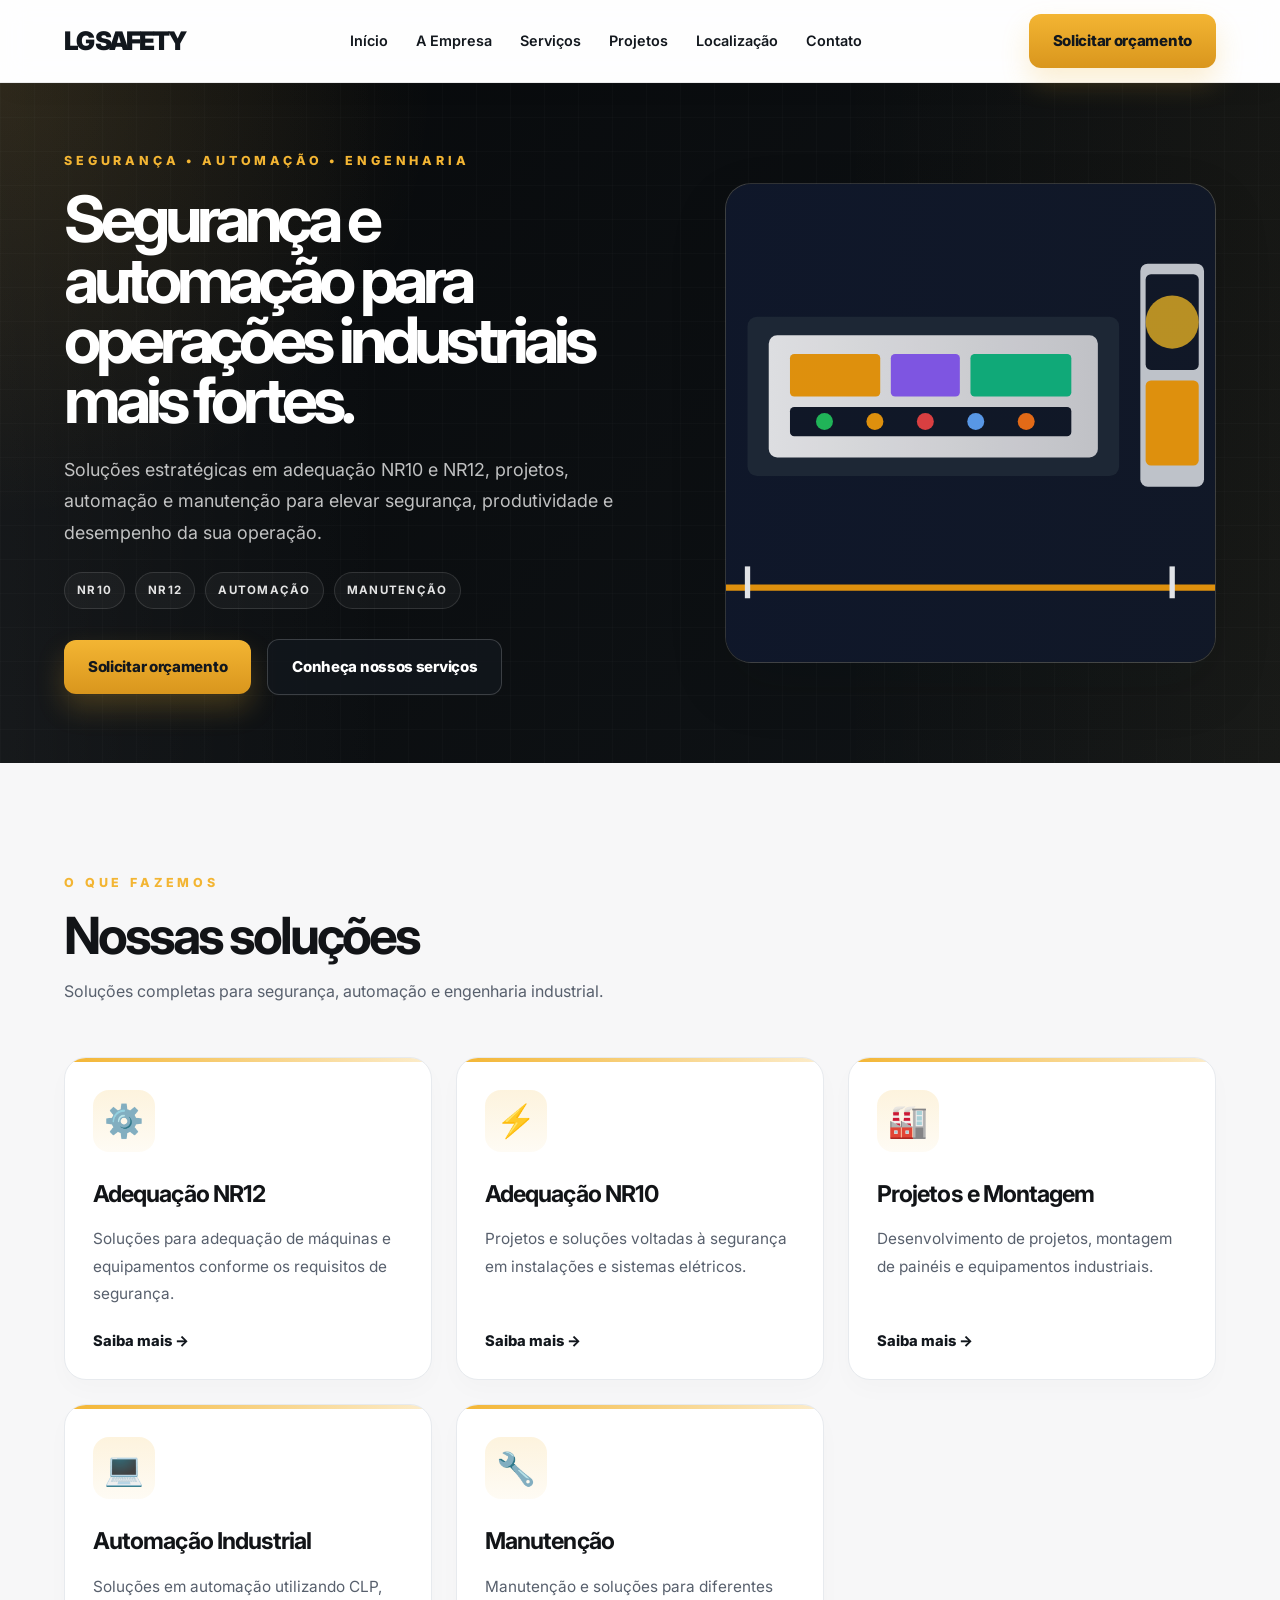
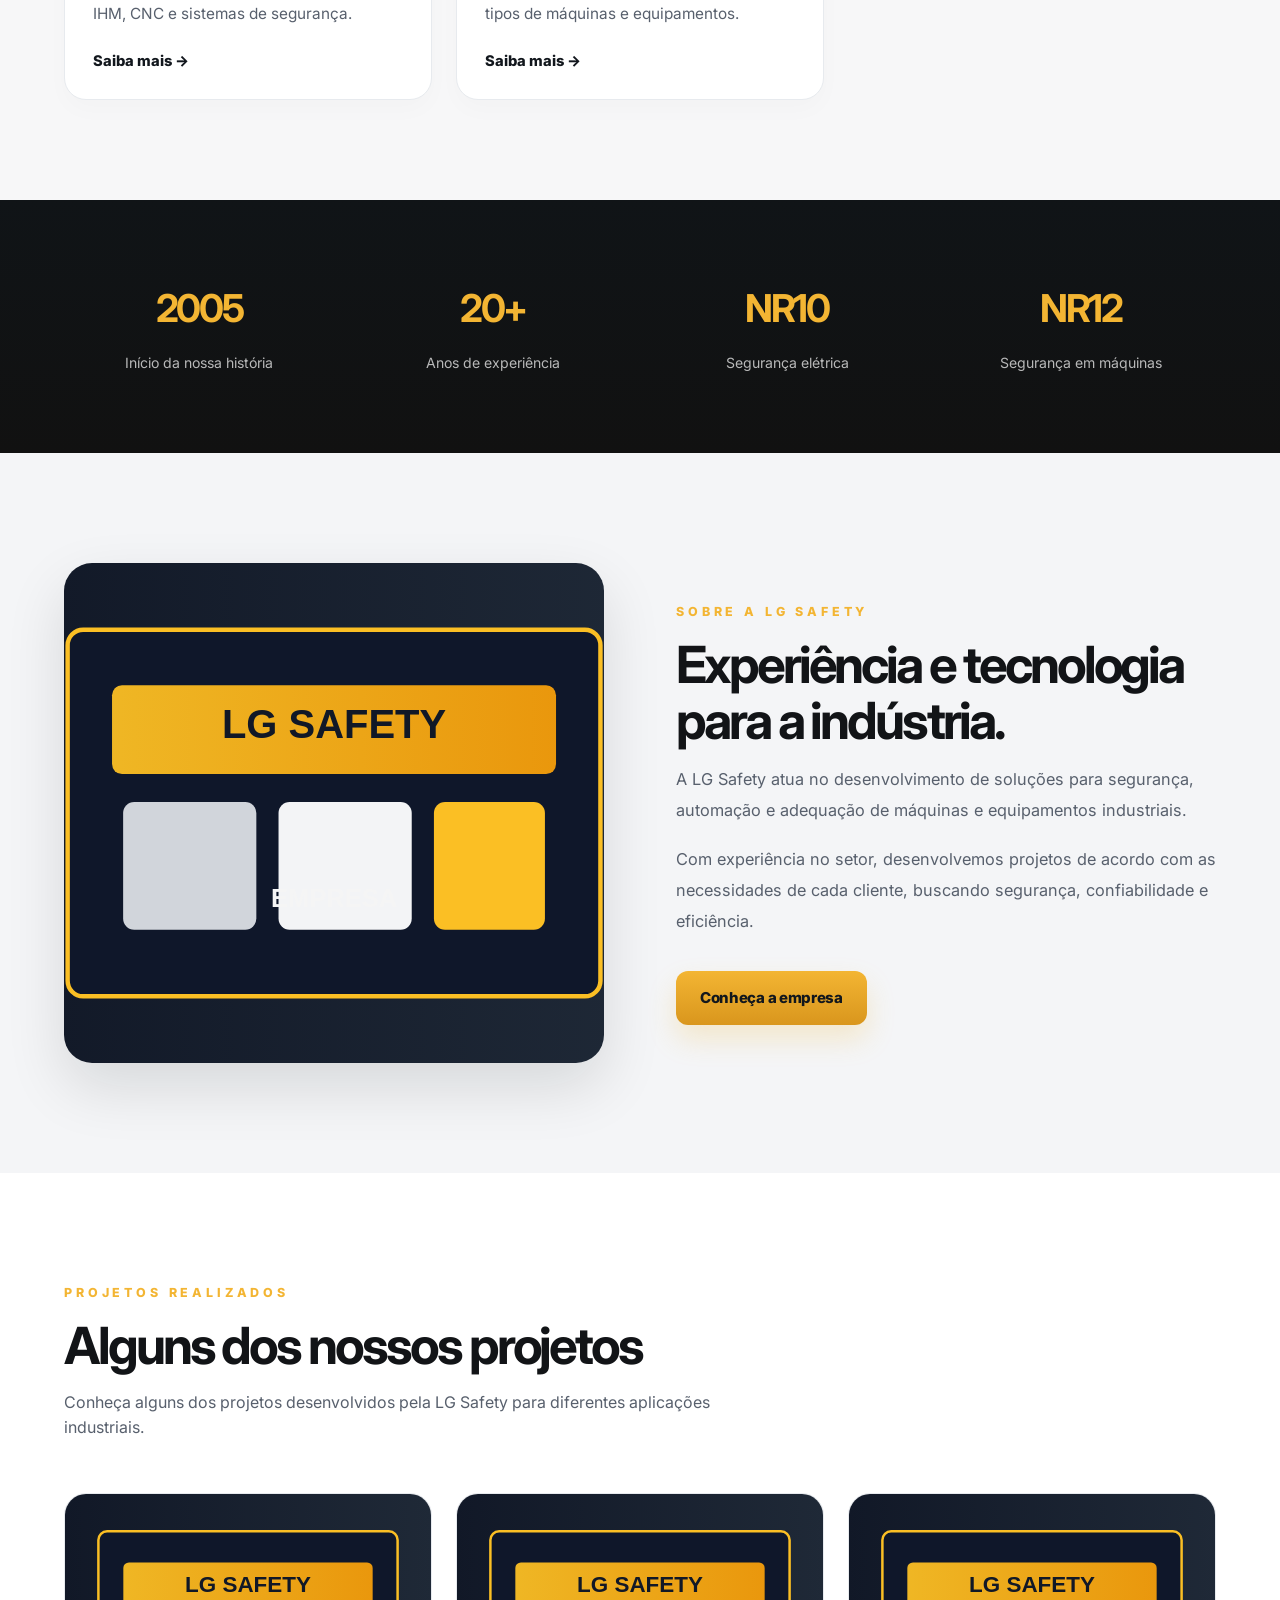
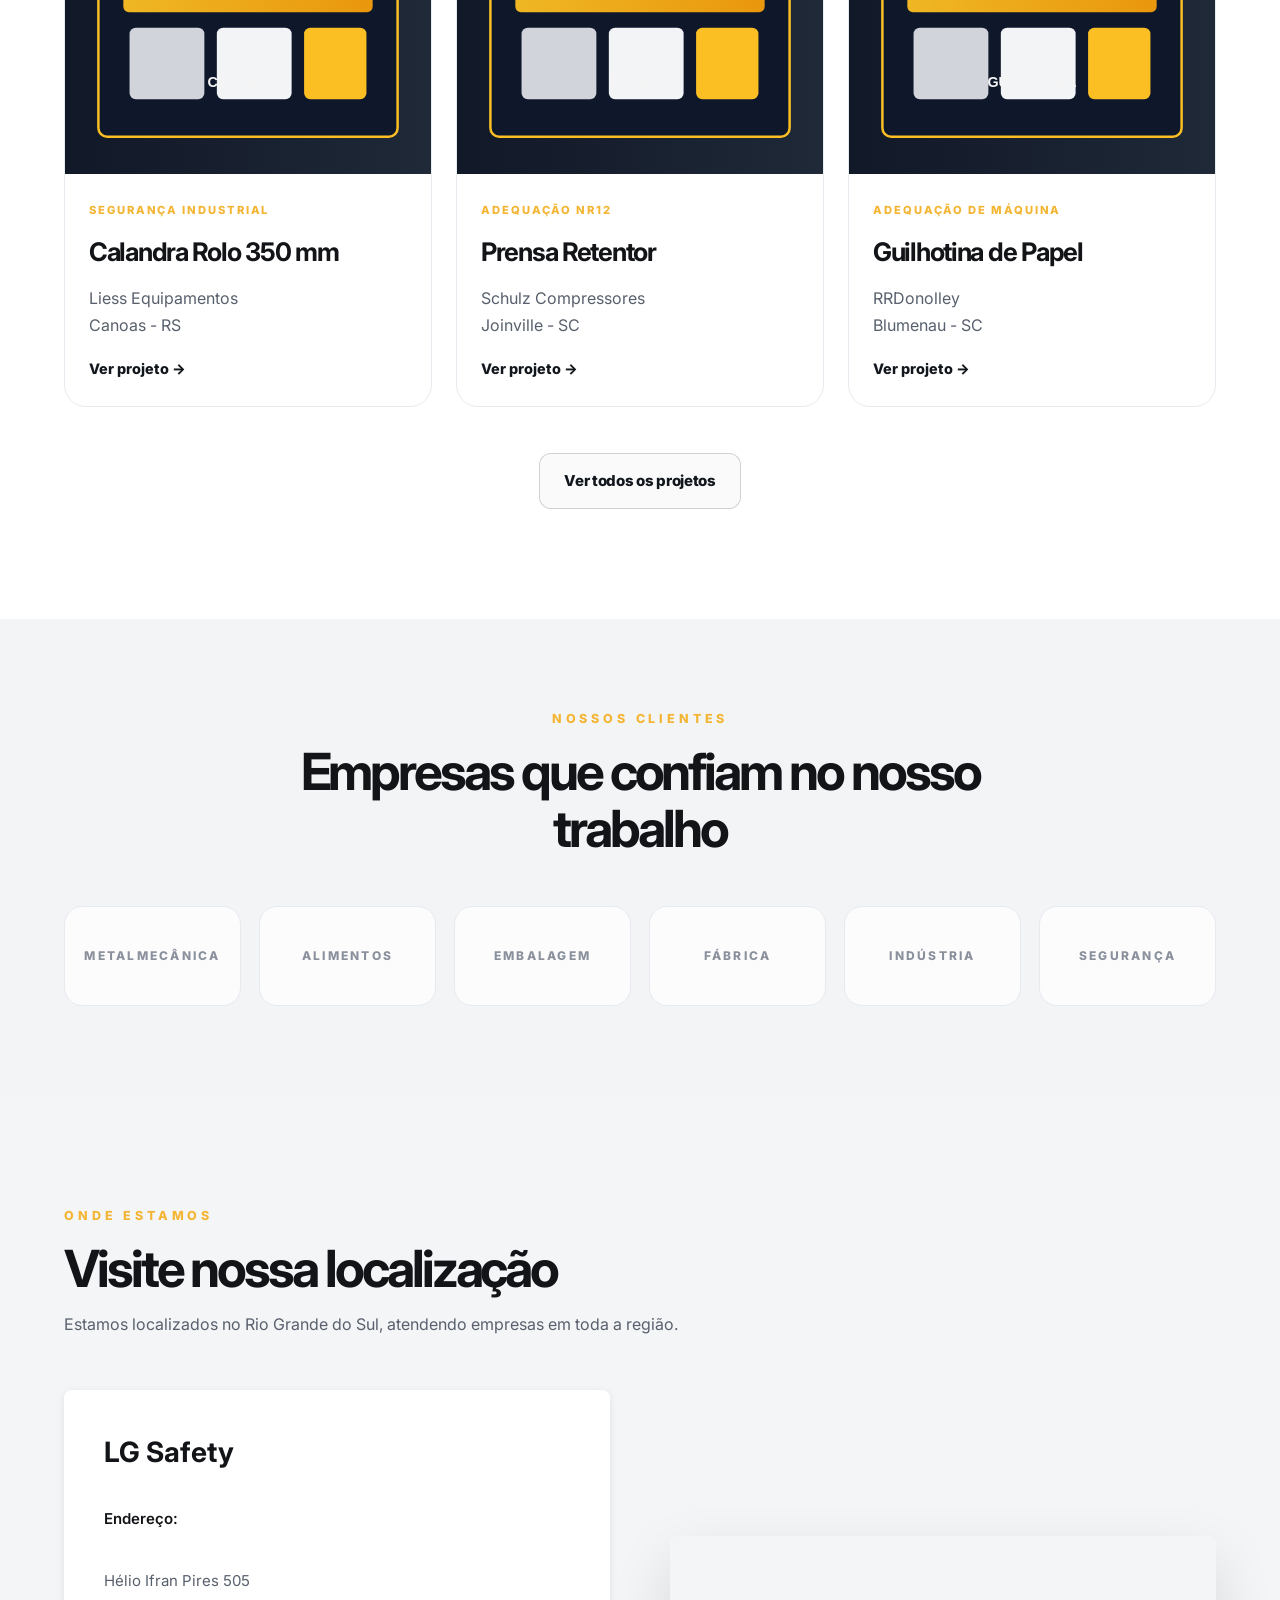
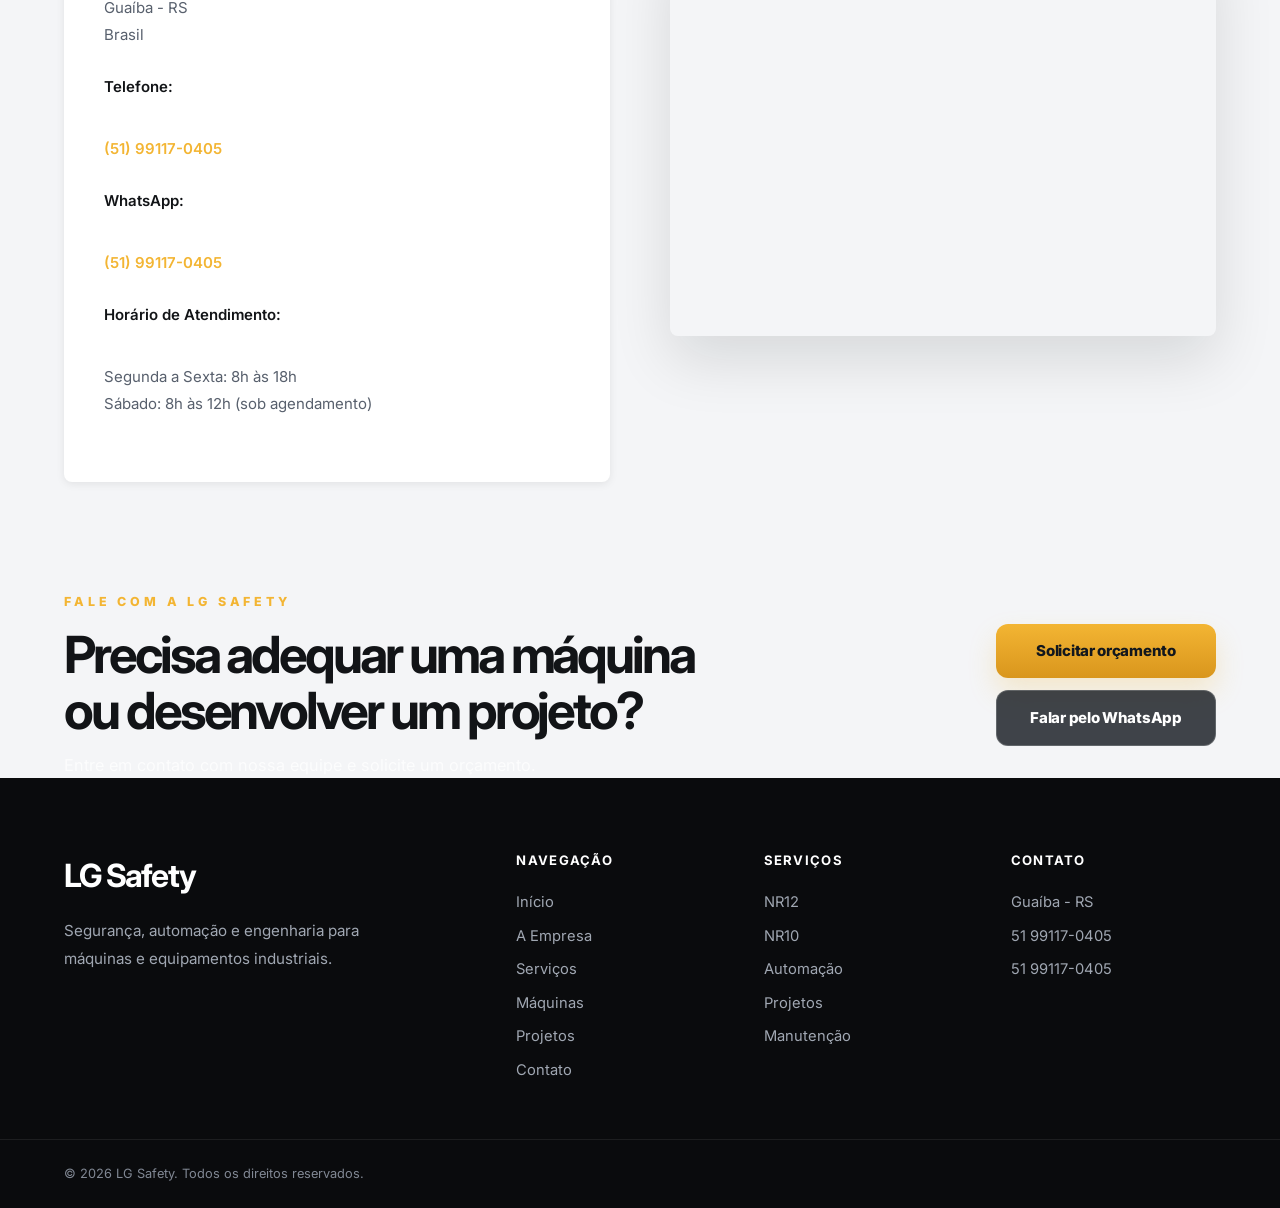
<file: index.html>
<!DOCTYPE html>
<html lang="pt-BR">

<head>
    <meta charset="UTF-8">
    <meta name="viewport" content="width=device-width, initial-scale=1.0">
    <meta name="description" content="LG Safety oferece soluções em segurança e automação industrial, adequação NR10 e NR12, projetos, manutenção e eficiência para a indústria.">
    <meta name="theme-color" content="#0b0d10">

    <title>LG Safety | Segurança e Automação Industrial</title>

    <link rel="stylesheet" href="css/style.css">
</head>

<body>

    <header class="header">

        <div class="container">

            <a href="#inicio" class="logo">
                LG Safety
            </a>

            <nav class="navbar">

                <a href="#inicio">Início</a>
                <a href="#empresa">A Empresa</a>
                <a href="#servicos">Serviços</a>
                <a href="#projetos">Projetos</a>
                <a href="#localizacao">Localização</a>
                <a href="#contato">Contato</a>

            </nav>

            <a href="#contato" class="btn-header">
                Solicitar orçamento
            </a>

        </div>

    </header>


    <main>

        <!-- HERO -->

        <section id="inicio" class="hero">

            <div class="container hero-content">

                <div class="hero-text">

                    <span class="hero-subtitle">
                        SEGURANÇA • AUTOMAÇÃO • ENGENHARIA
                    </span>

                    <h1>
                        Segurança e automação
                        para operações industriais mais fortes.
                    </h1>

                    <p>
                        Soluções estratégicas em adequação NR10 e NR12,
                        projetos, automação e manutenção para elevar
                        segurança, produtividade e desempenho da sua operação.
                    </p>

                    <div class="hero-trust" aria-label="Principais áreas de atuação">
                        <span>NR10</span>
                        <span>NR12</span>
                        <span>Automação</span>
                        <span>Manutenção</span>
                    </div>

                    <div class="hero-buttons">

                        <a href="#contato" class="btn-primary">
                            Solicitar orçamento
                        </a>

                        <a href="#servicos" class="btn-secondary">
                            Conheça nossos serviços
                        </a>

                    </div>

                </div>

                <div class="hero-image">

                    <img
                        src="assets/images/hero.svg"
                        alt="Máquina industrial"
                    >

                </div>

            </div>

        </section>


        <!-- SERVIÇOS -->

        <section id="servicos" class="services">

            <div class="container">

                <div class="section-title">

                    <span>
                        O QUE FAZEMOS
                    </span>

                    <h2>
                        Nossas soluções
                    </h2>

                    <p>
                        Soluções completas para segurança,
                        automação e engenharia industrial.
                    </p>

                </div>


                <div class="services-grid">

                    <article class="service-card">

                        <div class="service-icon">
                            ⚙️
                        </div>

                        <h3>
                            Adequação NR12
                        </h3>

                        <p>
                            Soluções para adequação de máquinas
                            e equipamentos conforme os requisitos
                            de segurança.
                        </p>

                        <a href="servicos.html#nr12">
                            Saiba mais →
                        </a>

                    </article>


                    <article class="service-card">

                        <div class="service-icon">
                            ⚡
                        </div>

                        <h3>
                            Adequação NR10
                        </h3>

                        <p>
                            Projetos e soluções voltadas à
                            segurança em instalações e sistemas
                            elétricos.
                        </p>

                        <a href="servicos.html#nr10">
                            Saiba mais →
                        </a>

                    </article>


                    <article class="service-card">

                        <div class="service-icon">
                            🏭
                        </div>

                        <h3>
                            Projetos e Montagem
                        </h3>

                        <p>
                            Desenvolvimento de projetos,
                            montagem de painéis e equipamentos
                            industriais.
                        </p>

                        <a href="servicos.html#projetos">
                            Saiba mais →
                        </a>

                    </article>


                    <article class="service-card">

                        <div class="service-icon">
                            💻
                        </div>

                        <h3>
                            Automação Industrial
                        </h3>

                        <p>
                            Soluções em automação utilizando
                            CLP, IHM, CNC e sistemas de segurança.
                        </p>

                        <a href="servicos.html#automacao">
                            Saiba mais →
                        </a>

                    </article>


                    <article class="service-card">

                        <div class="service-icon">
                            🔧
                        </div>

                        <h3>
                            Manutenção
                        </h3>

                        <p>
                            Manutenção e soluções para diferentes
                            tipos de máquinas e equipamentos.
                        </p>

                        <a href="servicos.html#manutencao">
                            Saiba mais →
                        </a>

                    </article>

                </div>

            </div>

        </section>

<!-- CREDIBILIDADE -->

<section class="stats">

    <div class="container stats-grid">

        <div class="stat">
            <strong>2005</strong>
            <span>Início da nossa história</span>
        </div>

        <div class="stat">
            <strong>20+</strong>
            <span>Anos de experiência</span>
        </div>

        <div class="stat">
            <strong>NR10</strong>
            <span>Segurança elétrica</span>
        </div>

        <div class="stat">
            <strong>NR12</strong>
            <span>Segurança em máquinas</span>
        </div>

    </div>

</section>

<!-- SOBRE -->

<section id="empresa" class="about">


    <div class="container about-grid">

        <div class="about-image">

            <img
                src="assets/images/empresa.svg"
                alt="Equipe ou projeto da LG Safety"
            >

        </div>

        <div class="about-content">

            <span class="section-label">
                SOBRE A LG SAFETY
            </span>

            <h2>
                Experiência e tecnologia
                para a indústria.
            </h2>

            <p>
                A LG Safety atua no desenvolvimento de
                soluções para segurança, automação e
                adequação de máquinas e equipamentos
                industriais.
            </p>

            <p>
                Com experiência no setor, desenvolvemos
                projetos de acordo com as necessidades
                de cada cliente, buscando segurança,
                confiabilidade e eficiência.
            </p>

            <a href="empresa.html" class="btn-primary">
                Conheça a empresa
            </a>

        </div>

    </div>

</section>

<!-- 
NOTA: SEÇÃO DE MÁQUINAS REMOVIDA
A seção "Máquinas e equipamentos" foi removida conforme solicitação.
Se precisar reativar, a página maquinas.html ainda existe e os arquivos CSS/JS estão disponíveis.
Links removidos da navegação: #maquinas
Novo link adicionado: #localizacao
-->

<section id="projetos" class="cases">

    <div class="container">

        <div class="section-title">

            <span>
                PROJETOS REALIZADOS
            </span>

            <h2>
                Alguns dos nossos projetos
            </h2>

            <p>
                Conheça alguns dos projetos desenvolvidos
                pela LG Safety para diferentes aplicações
                industriais.
            </p>

        </div>


        <div class="cases-grid">


            <!-- CASE 1 -->

            <article class="case-card">

                <div class="case-image">

                    <img
                        src="assets/images/cases/calandra.svg"
                        alt="Projeto de calandra"
                    >

                </div>

                <div class="case-content">

                    <span class="case-category">
                        SEGURANÇA INDUSTRIAL
                    </span>

                    <h3>
                        Calandra Rolo 350 mm
                    </h3>

                    <p>
                        Liess Equipamentos
                        <br>
                        Canoas - RS
                    </p>

                    <a href="cases.html">
                        Ver projeto →
                    </a>

                </div>

            </article>


            <!-- CASE 2 -->

            <article class="case-card">

                <div class="case-image">

                    <img
                        src="assets/images/cases/prensa.svg"
                        alt="Projeto de prensa"
                    >

                </div>

                <div class="case-content">

                    <span class="case-category">
                        ADEQUAÇÃO NR12
                    </span>

                    <h3>
                        Prensa Retentor
                    </h3>

                    <p>
                        Schulz Compressores
                        <br>
                        Joinville - SC
                    </p>

                    <a href="cases.html">
                        Ver projeto →
                    </a>

                </div>

            </article>


            <!-- CASE 3 -->

            <article class="case-card">

                <div class="case-image">

                    <img
                        src="assets/images/cases/guilhotina.svg"
                        alt="Projeto de guilhotina"
                    >

                </div>

                <div class="case-content">

                    <span class="case-category">
                        ADEQUAÇÃO DE MÁQUINA
                    </span>

                    <h3>
                        Guilhotina de Papel
                    </h3>

                    <p>
                        RRDonolley
                        <br>
                        Blumenau - SC
                    </p>

                    <a href="cases.html">
                        Ver projeto →
                    </a>

                </div>

            </article>


        </div>


        <div class="cases-button">

            <a href="cases.html" class="btn-secondary-dark">
                Ver todos os projetos
            </a>

        </div>

    </div>

</section>
<!-- CLIENTES -->

<section class="clients">

    <div class="container">

        <div class="section-title clients-title">

            <span>
                NOSSOS CLIENTES
            </span>

            <h2>
                Empresas que confiam
                no nosso trabalho
            </h2>

        </div>


        <div class="clients-grid">

            <div class="client-logo">
                <span>METALMECÂNICA</span>
            </div>

            <div class="client-logo">
                <span>ALIMENTOS</span>
            </div>

            <div class="client-logo">
                <span>EMBALAGEM</span>
            </div>

            <div class="client-logo">
                <span>FÁBRICA</span>
            </div>

            <div class="client-logo">
                <span>INDÚSTRIA</span>
            </div>

            <div class="client-logo">
                <span>SEGURANÇA</span>
            </div>

        </div>

    </div>

</section>
<!-- LOCALIZAÇÃO -->
</section>
<section id="localizacao" class="location-section">

    <div class="container">

        <div class="section-title">

            <span>
                ONDE ESTAMOS
            </span>

            <h2>
                Visite nossa localização
            </h2>

            <p>
                Estamos localizados no Rio Grande do Sul,
                atendendo empresas em toda a região.
            </p>

        </div>

        <div class="location-grid">

            <div class="location-info">

                <h3>LG Safety</h3>

                <p>
                    <strong>Endereço:</strong><br>
                    Hélio Ifran Pires 505<br>
                    Guaíba - RS<br>
                    Brasil
                </p>

                <p>
                    <strong>Telefone:</strong><br>
                    <a href="tel:+5551991170405">(51) 99117-0405</a>
                </p>

                <p>
                    <strong>WhatsApp:</strong><br>
                    <a href="https://wa.me/5551991170405" target="_blank">(51) 99117-0405</a>
                </p>

                <p>
                    <strong>Horário de Atendimento:</strong><br>
                    Segunda a Sexta: 8h às 18h<br>
                    Sábado: 8h às 12h (sob agendamento)
                </p>

            </div>

            <div class="location-map">

                <iframe 
                    src="https://www.google.com/maps/embed?pb=!1m18!1m12!1m3!1d3527.1234567890!2d-51.32125!3d-30.08952!2m3!1f0!2f0!3f0!3m2!1i1024!2i768!4f13.1!3m3!1m2!1sHélio%20Ifran%20Pires%20505%2C%20Guaíba%20-%20RS!2s-30.08952%2C-51.32125!5e0!3m2!1spt-BR!2sbr!4v1692547200000!5m2!1spt-BR!2sbr" 
                    width="100%" 
                    height="400" 
                    style="border:0; border-radius: 8px;" 
                    allowfullscreen="" 
                    loading="lazy"
                    referrerpolicy="no-referrer-when-downgrade">
                </iframe>

            </div>

        </div>

    </div>

</section>
<!-- CTA -->

    <div id="contato" class="container cta-content">

        <div>

            <span>
                FALE COM A LG SAFETY
            </span>

            <h2>
                Precisa adequar uma máquina
                ou desenvolver um projeto?
            </h2>

            <p>
                Entre em contato com nossa equipe
                e solicite um orçamento.
            </p>

        </div>


        <div class="cta-actions">

            <a href="#contato" class="btn-primary">
                Solicitar orçamento
            </a>

            <a
                href="https://wa.me/5551991170405"
                target="_blank"
                class="btn-whatsapp"
            >
                Falar pelo WhatsApp
            </a>

        </div>

    </div>

</section>
    </main>
    <!-- FOOTER -->

<footer class="footer">

    <div class="container footer-grid">

        <div class="footer-brand">

            <h3>
                LG Safety
            </h3>

            <p>
                Segurança, automação e engenharia
                para máquinas e equipamentos industriais.
            </p>

        </div>


        <div class="footer-column">

            <h4>
                Navegação
            </h4>

            <a href="#inicio">Início</a>
            <a href="#empresa">A Empresa</a>
            <a href="#servicos">Serviços</a>
            <a href="#maquinas">Máquinas</a>
            <a href="#projetos">Projetos</a>
            <a href="#contato">Contato</a>

        </div>


        <div class="footer-column">

            <h4>
                Serviços
            </h4>

            <a href="servicos.html#nr12">NR12</a>
            <a href="servicos.html#nr10">NR10</a>
            <a href="servicos.html#automacao">Automação</a>
            <a href="servicos.html#projetos">Projetos</a>
            <a href="servicos.html#manutencao">Manutenção</a>

        </div>


        <div class="footer-column">

            <h4>
                Contato
            </h4>

            <span>Guaíba - RS</span>
            <span>51 99117-0405</span>
            <span>51 99117-0405</span>

        </div>

    </div>


    <div class="footer-bottom">

        <div class="container">

            <p>
                © 2026 LG Safety. Todos os direitos reservados.
            </p>

        </div>

    </div>



    <script src="js/script.js"></script>

</body>

</html>
</file>
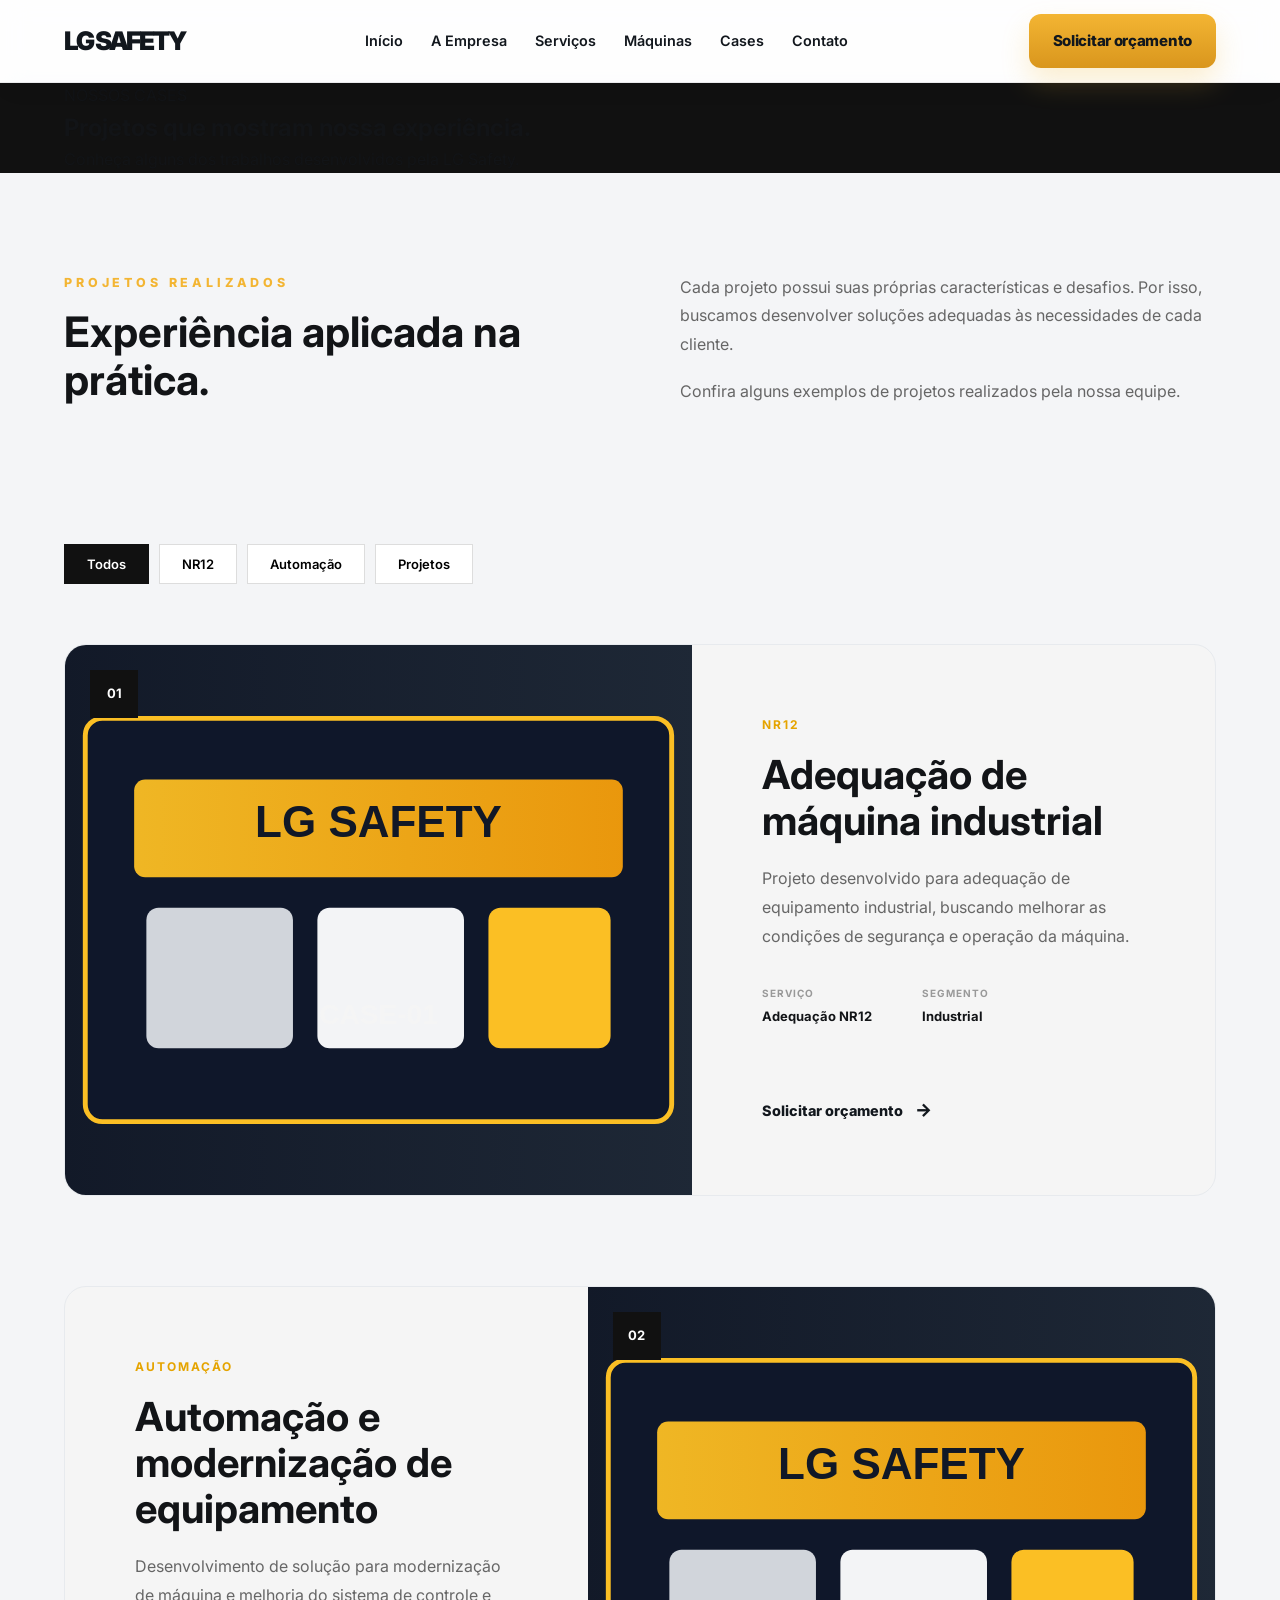
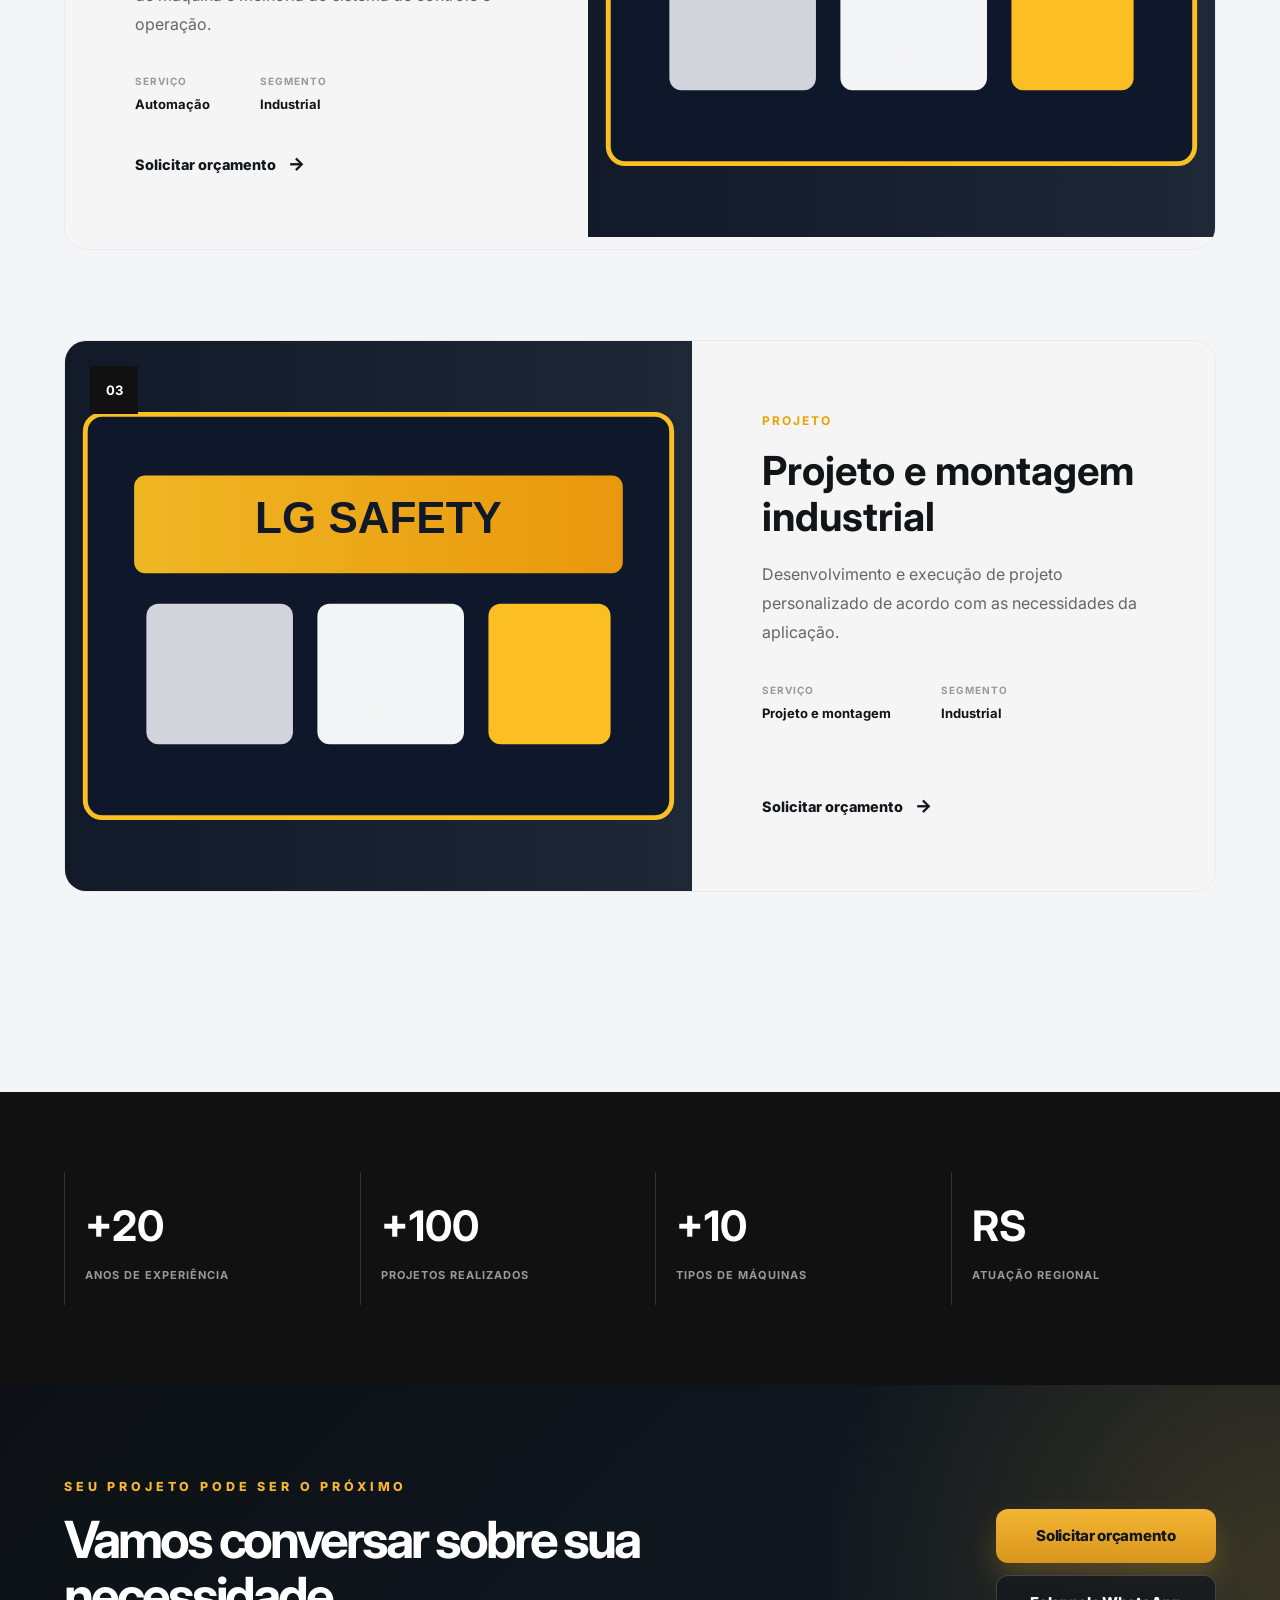
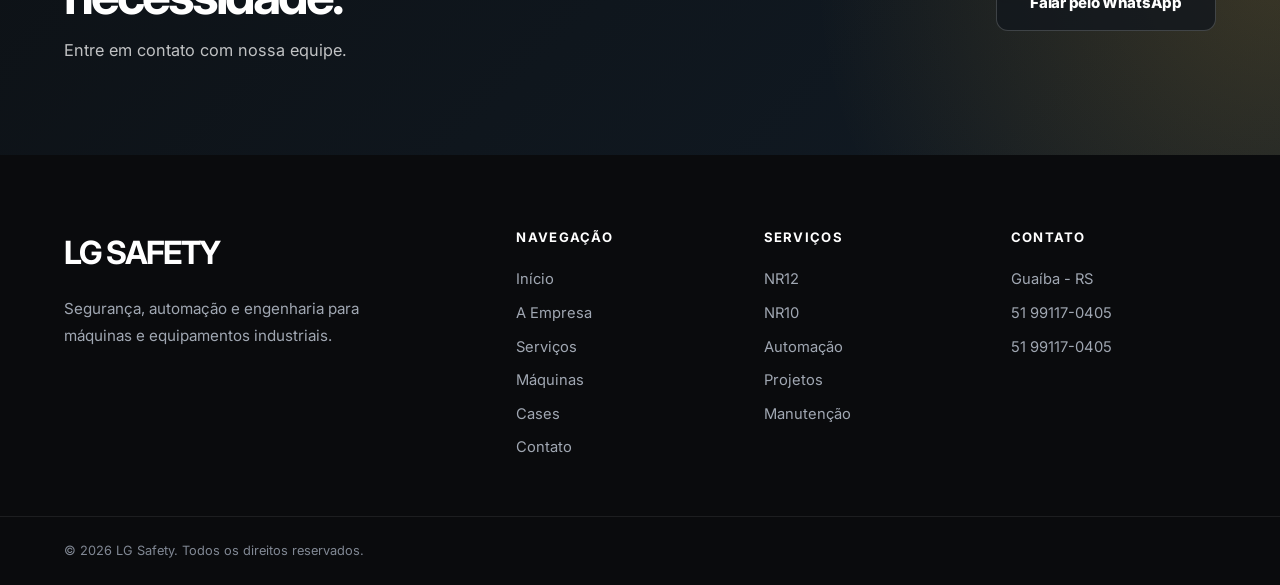
<file: cases.html>
<!DOCTYPE html>
<html lang="pt-BR">

<head>

    <meta charset="UTF-8">

    <meta
        name="viewport"
        content="width=device-width, initial-scale=1.0"
    >

    <meta
        name="description"
        content="Veja alguns casos e projetos executados pela LG Safety em automação, segurança e eficiência industrial."
    >

    <meta name="theme-color" content="#111111">

    <title>Cases | LG Safety</title>

    <link
        rel="stylesheet"
        href="css/style.css"
    >

    <link
        rel="stylesheet"
        href="css/cases.css"
    >

</head>


<body>


    <!-- =========================
         HEADER
    ========================== -->

    <header class="header">

        <div class="container">

            <a href="index.html" class="logo">
                LG Safety
            </a>


            <nav class="navbar">

                <a href="index.html">
                    Início
                </a>

                <a href="empresa.html">
                    A Empresa
                </a>

                <a href="servicos.html">
                    Serviços
                </a>

                <a href="maquinas.html">
                    Máquinas
                </a>

                <a href="cases.html">
                    Cases
                </a>

                <a href="contato.html">
                    Contato
                </a>

            </nav>


            <a
                href="contato.html"
                class="btn-header"
            >
                Solicitar orçamento
            </a>

        </div>

    </header>



    <main>


        <!-- =========================
             HERO
        ========================== -->

        <section class="page-hero cases-hero">

            <div class="container">

                <span>
                    NOSSOS CASES
                </span>

                <h1>
                    Projetos que mostram
                    nossa experiência.
                </h1>

                <p>
                    Conheça alguns dos trabalhos
                    desenvolvidos pela LG Safety.
                </p>

            </div>

        </section>



        <!-- =========================
             INTRO
        ========================== -->

        <section class="cases-intro">

            <div class="container cases-intro-grid">

                <div>

                    <span class="section-label">
                        PROJETOS REALIZADOS
                    </span>

                    <h2>
                        Experiência aplicada
                        na prática.
                    </h2>

                </div>


                <div>

                    <p>
                        Cada projeto possui suas próprias
                        características e desafios. Por isso,
                        buscamos desenvolver soluções adequadas
                        às necessidades de cada cliente.
                    </p>

                    <p>
                        Confira alguns exemplos de projetos
                        realizados pela nossa equipe.
                    </p>

                </div>

            </div>

        </section>



        <!-- =========================
             FILTROS
        ========================== -->

        <section class="cases-catalog">

            <div class="container">


                <div class="cases-filters">

                    <button
                        class="case-filter active"
                        data-filter="todos"
                    >
                        Todos
                    </button>

                    <button
                        class="case-filter"
                        data-filter="nr12"
                    >
                        NR12
                    </button>

                    <button
                        class="case-filter"
                        data-filter="automacao"
                    >
                        Automação
                    </button>

                    <button
                        class="case-filter"
                        data-filter="projeto"
                    >
                        Projetos
                    </button>

                </div>



                <!-- =========================
                     CASE 01
                ========================== -->

                <article
                    class="case-card"
                    data-category="nr12"
                >

                    <div class="case-image">

                        <img
                            src="assets/images/cases/case-01.svg"
                            alt="Projeto LG Safety"
                        >

                        <span class="case-number">
                            01
                        </span>

                    </div>


                    <div class="case-content">

                        <span class="case-category">
                            NR12
                        </span>

                        <h2>
                            Adequação de máquina
                            industrial
                        </h2>

                        <p>
                            Projeto desenvolvido para adequação
                            de equipamento industrial, buscando
                            melhorar as condições de segurança
                            e operação da máquina.
                        </p>


                        <div class="case-info">

                            <div>

                                <span>
                                    SERVIÇO
                                </span>

                                <strong>
                                    Adequação NR12
                                </strong>

                            </div>


                            <div>

                                <span>
                                    SEGMENTO
                                </span>

                                <strong>
                                    Industrial
                                </strong>

                            </div>

                        </div>


                        <a
                           href="contato.html"
                            class="case-link"
                        >
                           Solicitar orçamento
                            <span>→</span>
                        </a>

                    </div>

                </article>



                <!-- =========================
                     CASE 02
                ========================== -->

                <article
                    class="case-card reverse"
                    data-category="automacao"
                >

                    <div class="case-image">

                        <img
                            src="assets/images/cases/case-02.svg"
                            alt="Automação industrial LG Safety"
                        >

                        <span class="case-number">
                            02
                        </span>

                    </div>


                    <div class="case-content">

                        <span class="case-category">
                            AUTOMAÇÃO
                        </span>

                        <h2>
                            Automação e modernização
                            de equipamento
                        </h2>

                        <p>
                            Desenvolvimento de solução para
                            modernização de máquina e melhoria
                            do sistema de controle e operação.
                        </p>


                        <div class="case-info">

                            <div>

                                <span>
                                    SERVIÇO
                                </span>

                                <strong>
                                    Automação
                                </strong>

                            </div>


                            <div>

                                <span>
                                    SEGMENTO
                                </span>

                                <strong>
                                    Industrial
                                </strong>

                            </div>

                        </div>


                        <a
                             href="contato.html"
                            class="case-link"
                        >
                             Solicitar orçamento
                            <span>→</span>
                        </a>

                    </div>

                </article>



                <!-- =========================
                     CASE 03
                ========================== -->

                <article
                    class="case-card"
                    data-category="projeto"
                >

                    <div class="case-image">

                        <img
                            src="assets/images/cases/case-03.svg"
                            alt="Projeto industrial LG Safety"
                        >

                        <span class="case-number">
                            03
                        </span>

                    </div>


                    <div class="case-content">

                        <span class="case-category">
                            PROJETO
                        </span>

                        <h2>
                            Projeto e montagem
                            industrial
                        </h2>

                        <p>
                            Desenvolvimento e execução de
                            projeto personalizado de acordo
                            com as necessidades da aplicação.
                        </p>


                        <div class="case-info">

                            <div>

                                <span>
                                    SERVIÇO
                                </span>

                                <strong>
                                    Projeto e montagem
                                </strong>

                            </div>


                            <div>

                                <span>
                                    SEGMENTO
                                </span>

                                <strong>
                                    Industrial
                                </strong>

                            </div>

                        </div>


                        <a
                            href="contato.html"
                            class="case-link"
                        >
                            Solicitar orçamento
                            <span>→</span>
                        </a>

                    </div>

                </article>


            </div>

        </section>



        <!-- =========================
             NÚMEROS
        ========================== -->

        <section class="cases-numbers">

            <div class="container">

                <div class="numbers-grid">


                    <div class="number-item">

                        <strong>
                            +20
                        </strong>

                        <span>
                            ANOS DE EXPERIÊNCIA
                        </span>

                    </div>


                    <div class="number-item">

                        <strong>
                            +100
                        </strong>

                        <span>
                            PROJETOS REALIZADOS
                        </span>

                    </div>


                    <div class="number-item">

                        <strong>
                            +10
                        </strong>

                        <span>
                            TIPOS DE MÁQUINAS
                        </span>

                    </div>


                    <div class="number-item">

                        <strong>
                            RS
                        </strong>

                        <span>
                            ATUAÇÃO REGIONAL
                        </span>

                    </div>


                </div>

            </div>

        </section>



        <!-- =========================
             CTA
        ========================== -->

        <section class="cta">

            <div class="container cta-content">

                <div>

                    <span>
                        SEU PROJETO PODE SER O PRÓXIMO
                    </span>

                    <h2>
                        Vamos conversar sobre
                        sua necessidade.
                    </h2>

                    <p>
                        Entre em contato com nossa equipe.
                    </p>

                </div>


                <div class="cta-actions">

                    <a
                        href="contato.html"
                        class="btn-primary"
                    >
                        Solicitar orçamento
                    </a>

                    <a
                        href="https://wa.me/5551991170405"
                        target="_blank"
                        class="btn-whatsapp"
                    >
                        Falar pelo WhatsApp
                    </a>

                </div>

            </div>

        </section>


    </main>



    <!-- =========================
         FOOTER
    ========================== -->

    <footer class="footer">

        <div class="container footer-grid">


            <div class="footer-brand">

                <h3>
                    LG SAFETY
                </h3>

                <p>
                    Segurança, automação e engenharia
                    para máquinas e equipamentos industriais.
                </p>

            </div>


            <div class="footer-column">

                <h4>
                    Navegação
                </h4>

                <a href="index.html">
                    Início
                </a>

                <a href="empresa.html">
                    A Empresa
                </a>

                <a href="servicos.html">
                    Serviços
                </a>

                <a href="maquinas.html">
                    Máquinas
                </a>

                <a href="cases.html">
                    Cases
                </a>

                <a href="contato.html">
                    Contato
                </a>

            </div>


            <div class="footer-column">

                <h4>
                    Serviços
                </h4>

                <a href="servicos.html">
                    NR12
                </a>

                <a href="servicos.html">
                    NR10
                </a>

                <a href="servicos.html">
                    Automação
                </a>

                <a href="servicos.html">
                    Projetos
                </a>

                <a href="servicos.html">
                    Manutenção
                </a>

            </div>


            <div class="footer-column">

                <h4>
                    Contato
                </h4>

                <span>
                    Guaíba - RS
                </span>

                <span>
                    51 99117-0405
                </span>

                <span>
                    51 99117-0405
                </span>

            </div>


        </div>


        <div class="footer-bottom">

            <div class="container">

                <p>
                    © 2026 LG Safety. Todos os direitos reservados.
                </p>

            </div>

        </div>

    </footer>


    <script src="js/cases.js"></script>

</body>

</html>
</file>
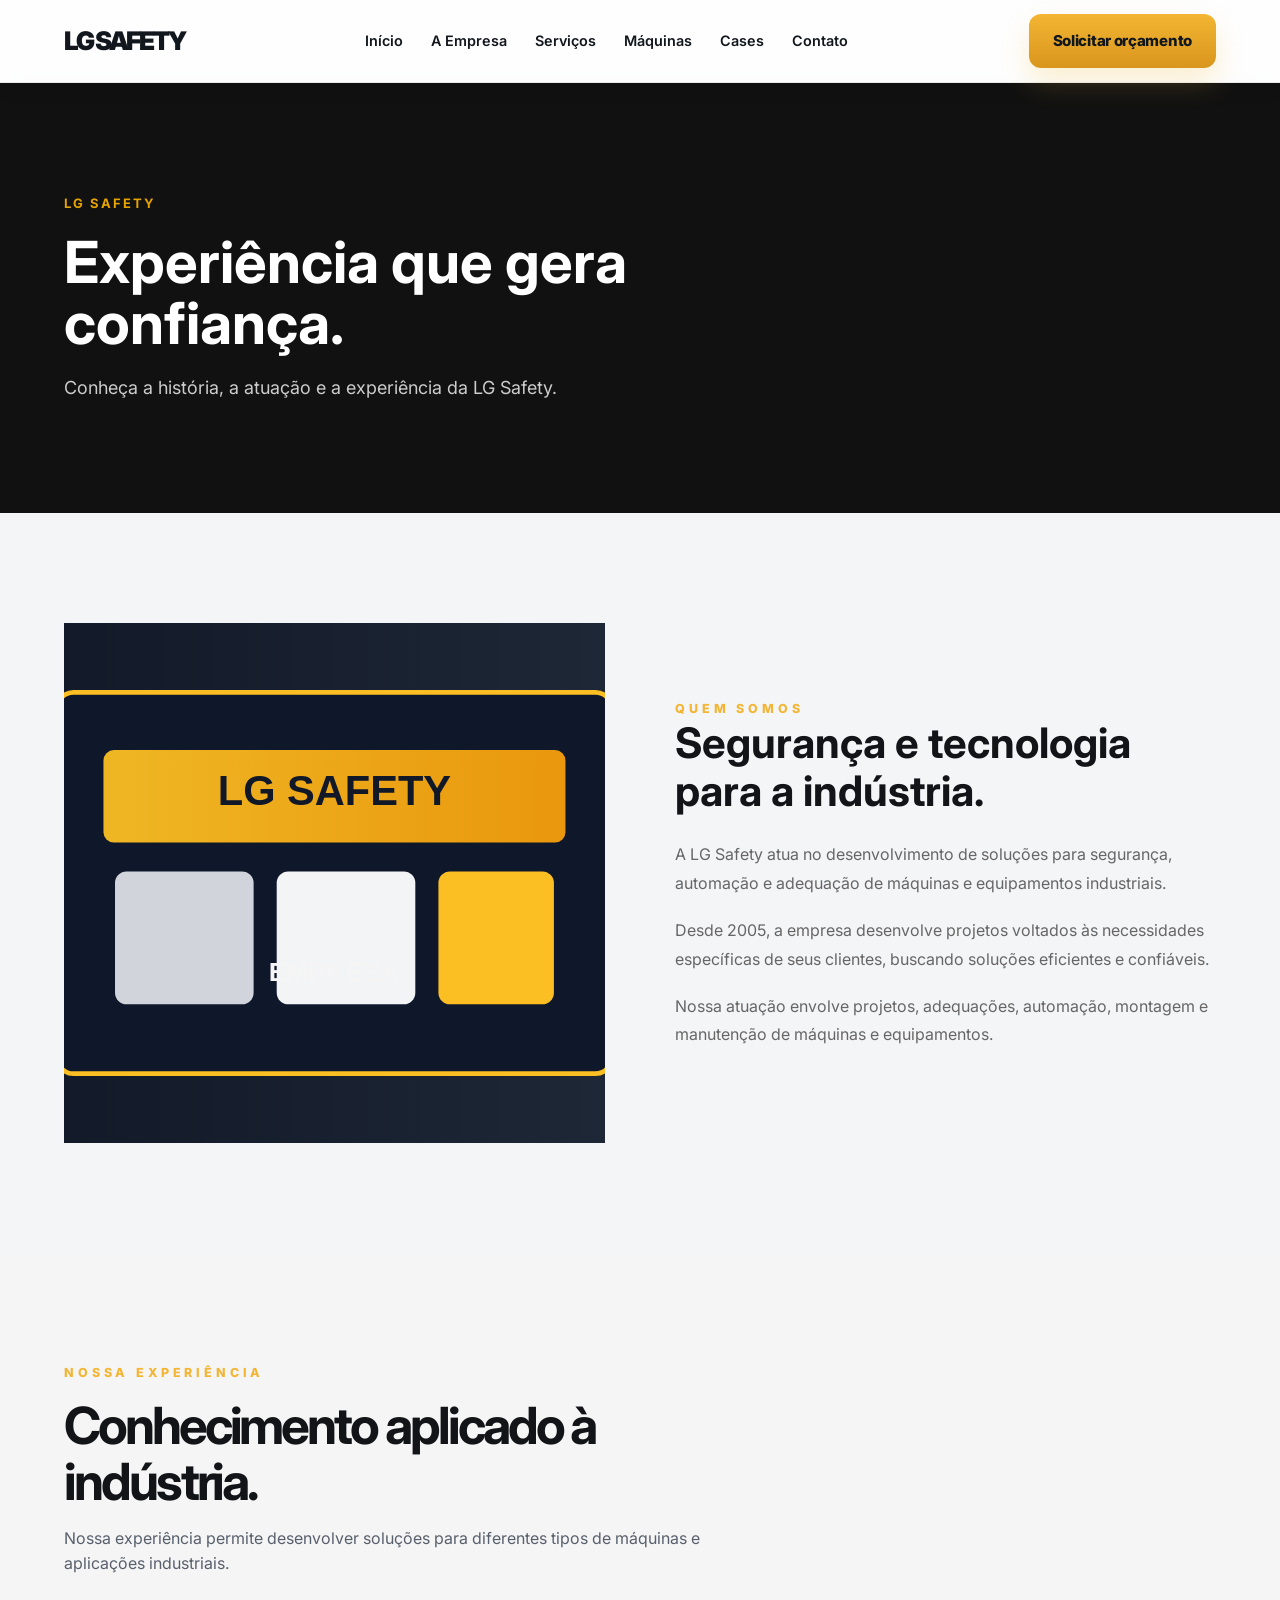
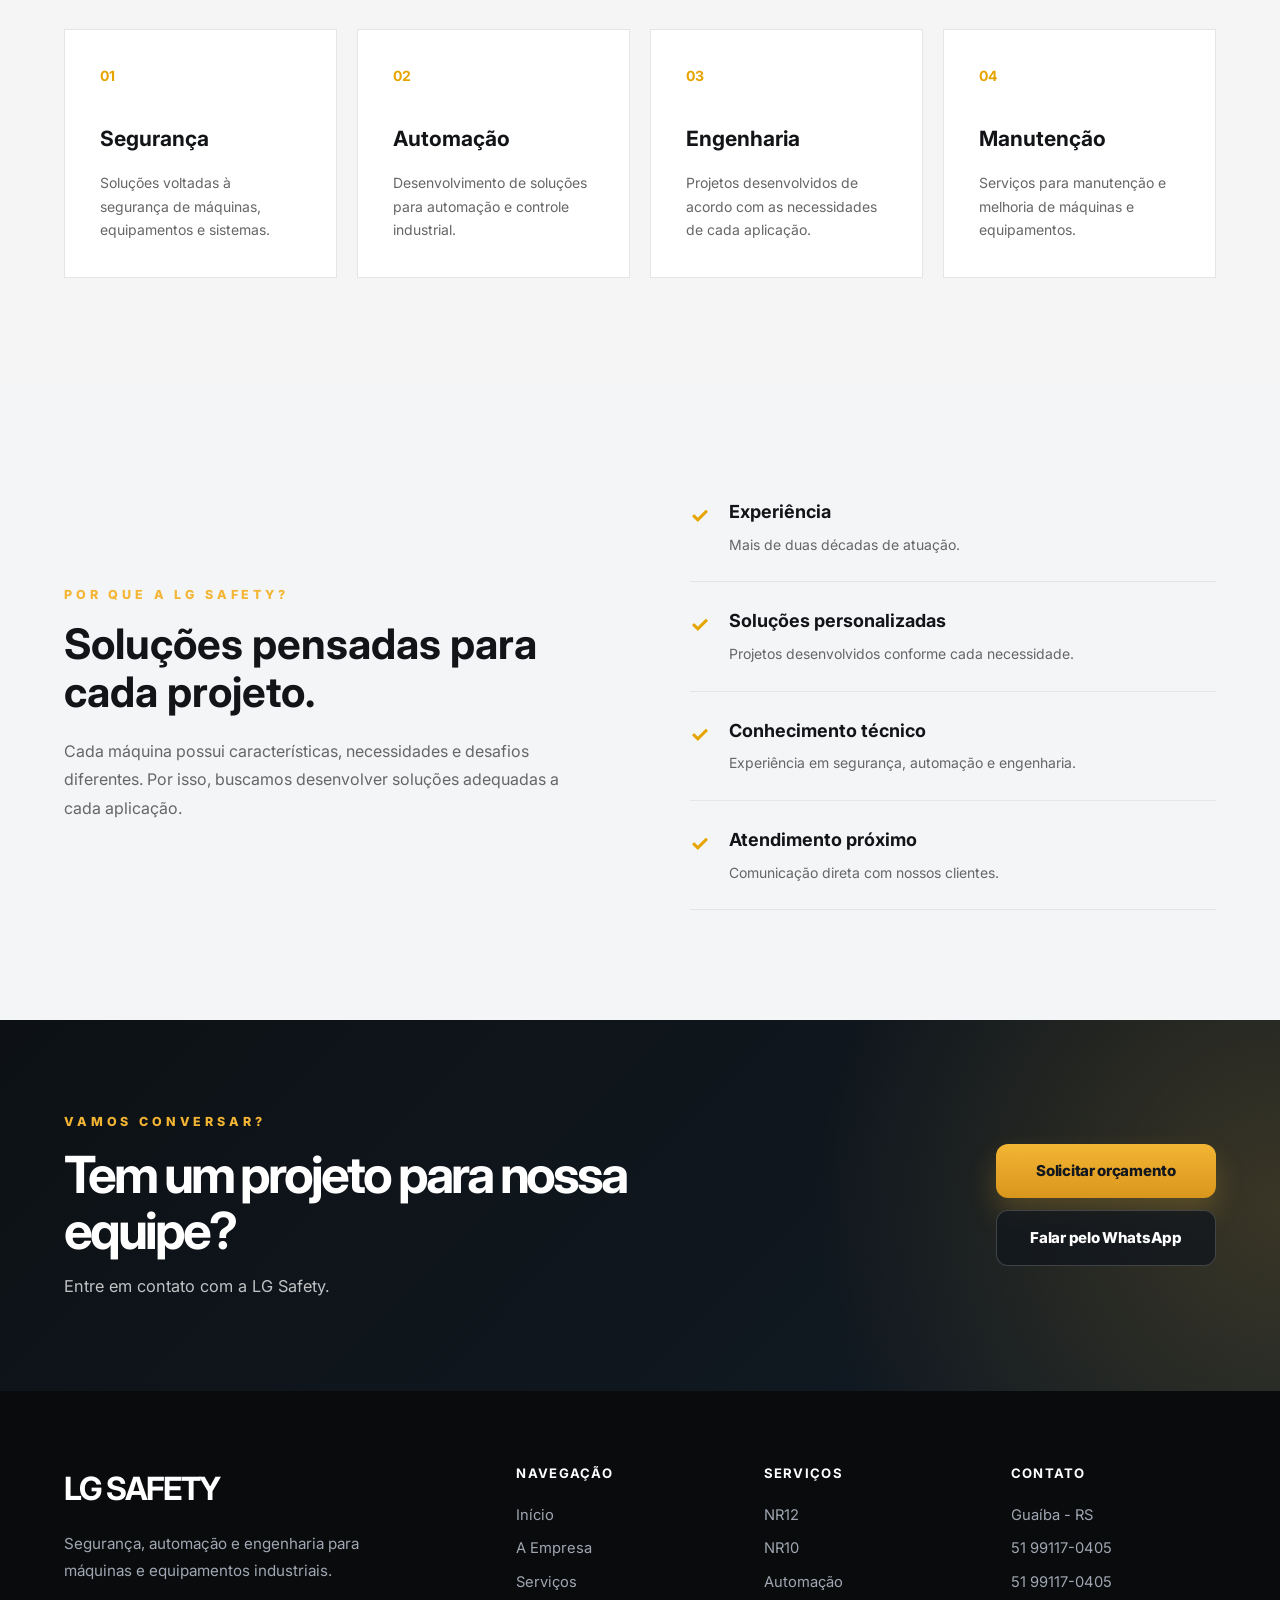
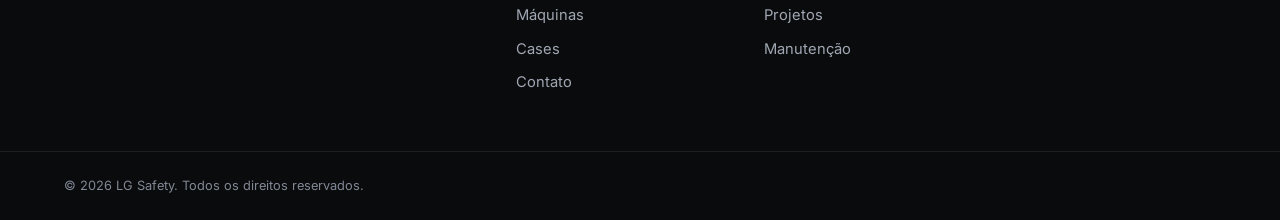
<file: empresa.html>
<!DOCTYPE html>
<html lang="pt-BR">

<head>

    <meta charset="UTF-8">

    <meta
        name="viewport"
        content="width=device-width, initial-scale=1.0"
    >

    <meta
        name="description"
        content="Conheça a LG Safety, empresa especializada em segurança, automação, projetos e soluções industriais para operação eficiente e segura."
    >

    <meta name="theme-color" content="#111111">

    <title>A Empresa | LG Safety</title>

    <link
        rel="stylesheet"
        href="css/style.css"
    >

    <link
        rel="stylesheet"
        href="css/empresa.css"
    >

</head>


<body>


    <!-- HEADER -->

    <header class="header">

        <div class="container">

            <a href="index.html" class="logo">
                LG Safety
            </a>


            <nav class="navbar">

                <a href="index.html">
                    Início
                </a>

                <a href="empresa.html">
                    A Empresa
                </a>

                <a href="servicos.html">
                    Serviços
                </a>

                <a href="maquinas.html">
                    Máquinas
                </a>

                <a href="cases.html">
                    Cases
                </a>

                <a href="contato.html">
                    Contato
                </a>

            </nav>


            <a
                href="contato.html"
                class="btn-header"
            >
                Solicitar orçamento
            </a>

        </div>

    </header>



    <main>


        <!-- HERO DA PÁGINA -->

        <section class="page-hero">

            <div class="container">

                <span>
                    LG SAFETY
                </span>

                <h1>
                    Experiência que
                    gera confiança.
                </h1>

                <p>
                    Conheça a história, a atuação e
                    a experiência da LG Safety.
                </p>

            </div>

        </section>



        <!-- HISTÓRIA -->

        <section class="company-history">

            <div class="container company-grid">


                <div class="company-image">

                    <img
                        src="assets/images/empresa.svg"
                        alt="LG Safety"
                    >

                </div>


                <div class="company-text">

                    <span class="section-label">
                        QUEM SOMOS
                    </span>

                    <h2>
                        Segurança e tecnologia
                        para a indústria.
                    </h2>

                    <p>
                        A LG Safety atua no desenvolvimento
                        de soluções para segurança, automação
                        e adequação de máquinas e equipamentos
                        industriais.
                    </p>

                    <p>
                        Desde 2005, a empresa desenvolve
                        projetos voltados às necessidades
                        específicas de seus clientes,
                        buscando soluções eficientes e
                        confiáveis.
                    </p>

                    <p>
                        Nossa atuação envolve projetos,
                        adequações, automação, montagem e
                        manutenção de máquinas e equipamentos.
                    </p>

                </div>

            </div>

        </section>



        <!-- EXPERIÊNCIA -->

        <section class="company-experience">

            <div class="container">

                <div class="section-title">

                    <span>
                        NOSSA EXPERIÊNCIA
                    </span>

                    <h2>
                        Conhecimento aplicado
                        à indústria.
                    </h2>

                    <p>
                        Nossa experiência permite desenvolver
                        soluções para diferentes tipos de
                        máquinas e aplicações industriais.
                    </p>

                </div>


                <div class="experience-grid">


                    <article class="experience-card">

                        <div class="experience-number">
                            01
                        </div>

                        <h3>
                            Segurança
                        </h3>

                        <p>
                            Soluções voltadas à segurança de
                            máquinas, equipamentos e sistemas.
                        </p>

                    </article>


                    <article class="experience-card">

                        <div class="experience-number">
                            02
                        </div>

                        <h3>
                            Automação
                        </h3>

                        <p>
                            Desenvolvimento de soluções para
                            automação e controle industrial.
                        </p>

                    </article>


                    <article class="experience-card">

                        <div class="experience-number">
                            03
                        </div>

                        <h3>
                            Engenharia
                        </h3>

                        <p>
                            Projetos desenvolvidos de acordo
                            com as necessidades de cada aplicação.
                        </p>

                    </article>


                    <article class="experience-card">

                        <div class="experience-number">
                            04
                        </div>

                        <h3>
                            Manutenção
                        </h3>

                        <p>
                            Serviços para manutenção e melhoria
                            de máquinas e equipamentos.
                        </p>

                    </article>


                </div>

            </div>

        </section>



        <!-- DIFERENCIAIS -->

        <section class="company-differentials">

            <div class="container company-differentials-grid">


                <div>

                    <span class="section-label">
                        POR QUE A LG SAFETY?
                    </span>

                    <h2>
                        Soluções pensadas
                        para cada projeto.
                    </h2>

                    <p>
                        Cada máquina possui características,
                        necessidades e desafios diferentes.
                        Por isso, buscamos desenvolver soluções
                        adequadas a cada aplicação.
                    </p>

                </div>


                <div class="differentials-list">

                    <div class="differential">

                        <strong>
                            ✓
                        </strong>

                        <div>

                            <h3>
                                Experiência
                            </h3>

                            <p>
                                Mais de duas décadas de atuação.
                            </p>

                        </div>

                    </div>


                    <div class="differential">

                        <strong>
                            ✓
                        </strong>

                        <div>

                            <h3>
                                Soluções personalizadas
                            </h3>

                            <p>
                                Projetos desenvolvidos conforme
                                cada necessidade.
                            </p>

                        </div>

                    </div>


                    <div class="differential">

                        <strong>
                            ✓
                        </strong>

                        <div>

                            <h3>
                                Conhecimento técnico
                            </h3>

                            <p>
                                Experiência em segurança,
                                automação e engenharia.
                            </p>

                        </div>

                    </div>


                    <div class="differential">

                        <strong>
                            ✓
                        </strong>

                        <div>

                            <h3>
                                Atendimento próximo
                            </h3>

                            <p>
                                Comunicação direta com nossos clientes.
                            </p>

                        </div>

                    </div>

                </div>

            </div>

        </section>



        <!-- CTA -->

        <section class="cta">

            <div class="container cta-content">

                <div>

                    <span>
                        VAMOS CONVERSAR?
                    </span>

                    <h2>
                        Tem um projeto
                        para nossa equipe?
                    </h2>

                    <p>
                        Entre em contato com a LG Safety.
                    </p>

                </div>


                <div class="cta-actions">

                    <a
                        href="contato.html"
                        class="btn-primary"
                    >
                        Solicitar orçamento
                    </a>

                    <a
                        href="https://wa.me/5551991170405"
                        target="_blank"
                        class="btn-whatsapp"
                    >
                        Falar pelo WhatsApp
                    </a>

                </div>

            </div>

        </section>


    </main>



    <!-- FOOTER -->

    <footer class="footer">

        <div class="container footer-grid">


            <div class="footer-brand">

                <h3>
                    LG SAFETY
                </h3>

                <p>
                    Segurança, automação e engenharia
                    para máquinas e equipamentos industriais.
                </p>

            </div>


            <div class="footer-column">

                <h4>
                    Navegação
                </h4>

                <a href="index.html">
                    Início
                </a>

                <a href="empresa.html">
                    A Empresa
                </a>

                <a href="servicos.html">
                    Serviços
                </a>

                <a href="maquinas.html">
                    Máquinas
                </a>

                <a href="cases.html">
                    Cases
                </a>

                <a href="contato.html">
                    Contato
                </a>

            </div>


            <div class="footer-column">

                <h4>
                    Serviços
                </h4>

                <a href="servicos.html">
                    NR12
                </a>

                <a href="servicos.html">
                    NR10
                </a>

                <a href="servicos.html">
                    Automação
                </a>

                <a href="servicos.html">
                    Projetos
                </a>

                <a href="servicos.html">
                    Manutenção
                </a>

            </div>


            <div class="footer-column">

                <h4>
                    Contato
                </h4>

                <span>
                    Guaíba - RS
                </span>

                <span>
                    51 99117-0405
                </span>

                <span>
                    51 99117-0405
                </span>

            </div>


        </div>


        <div class="footer-bottom">

            <div class="container">

                <p>
                    © 2026 LG Safety. Todos os direitos reservados.
                </p>

            </div>

        </div>

    </footer>


</body>

</html>
</file>
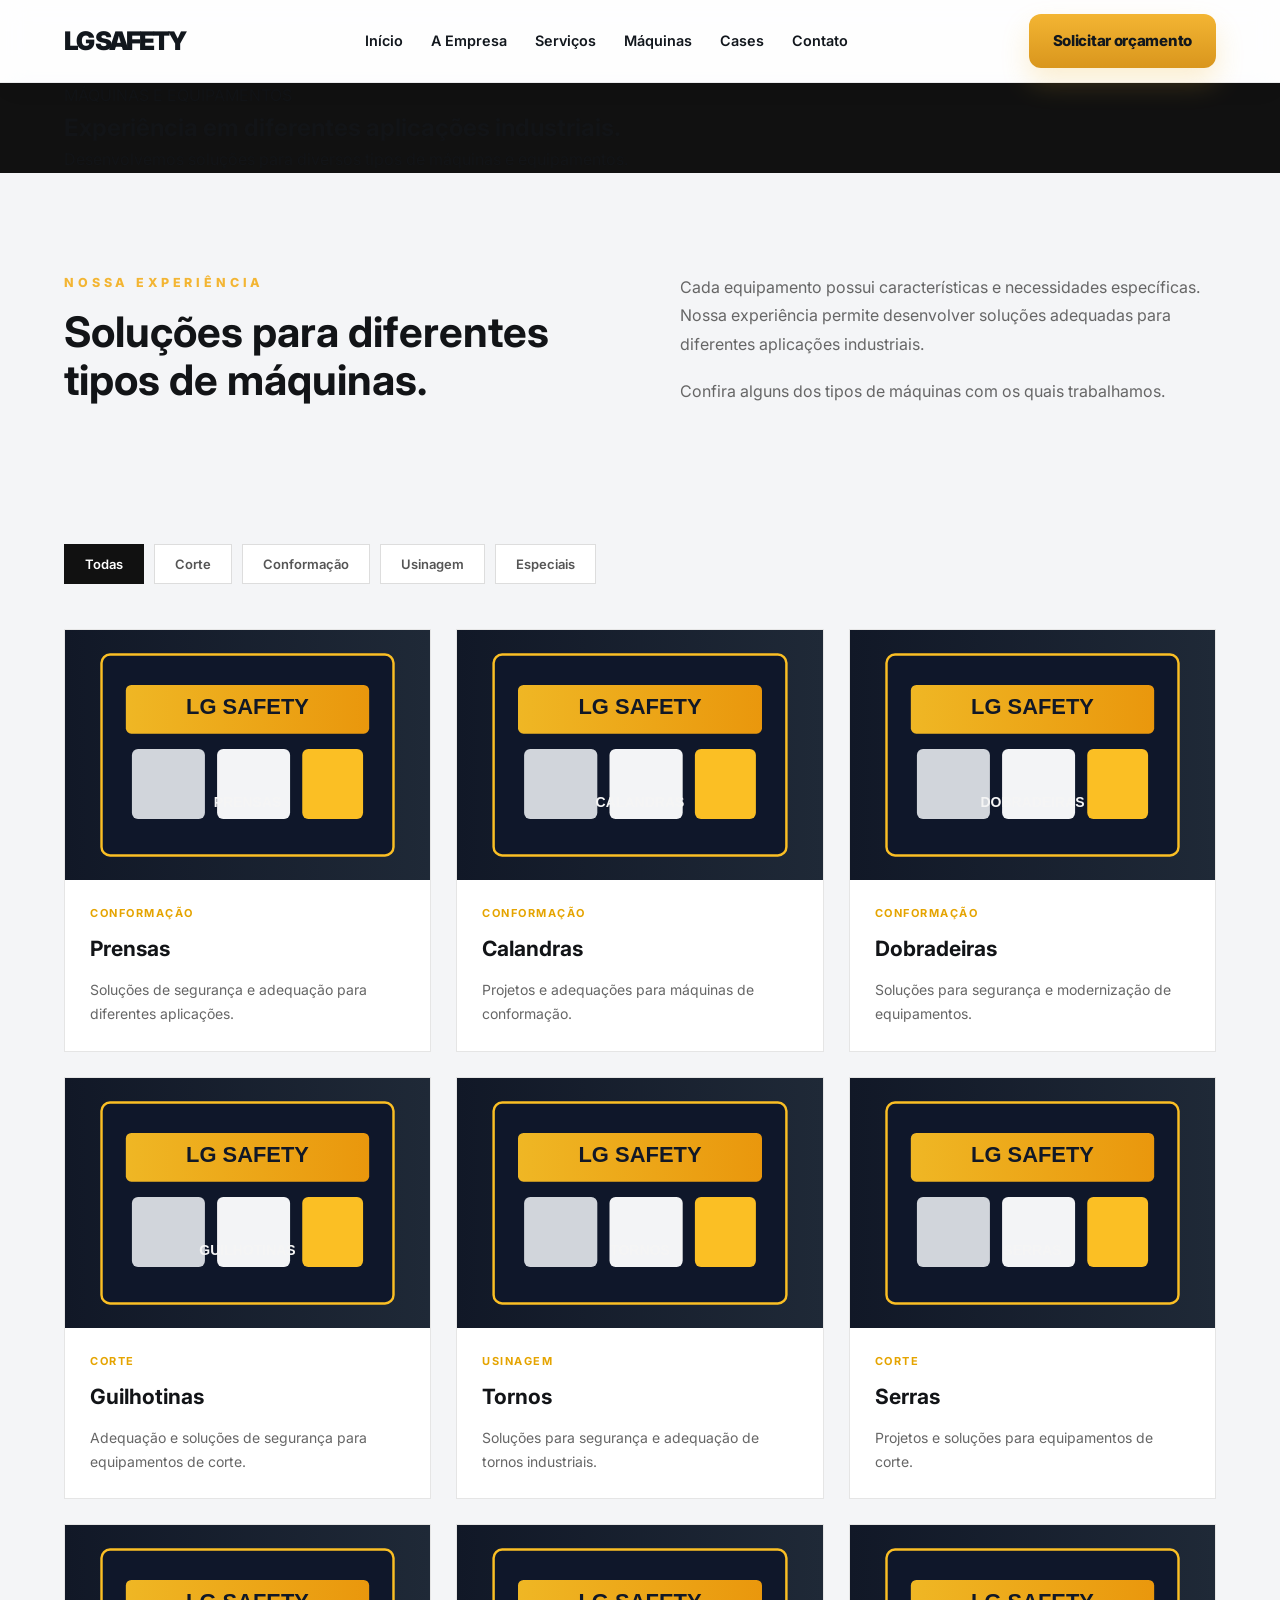
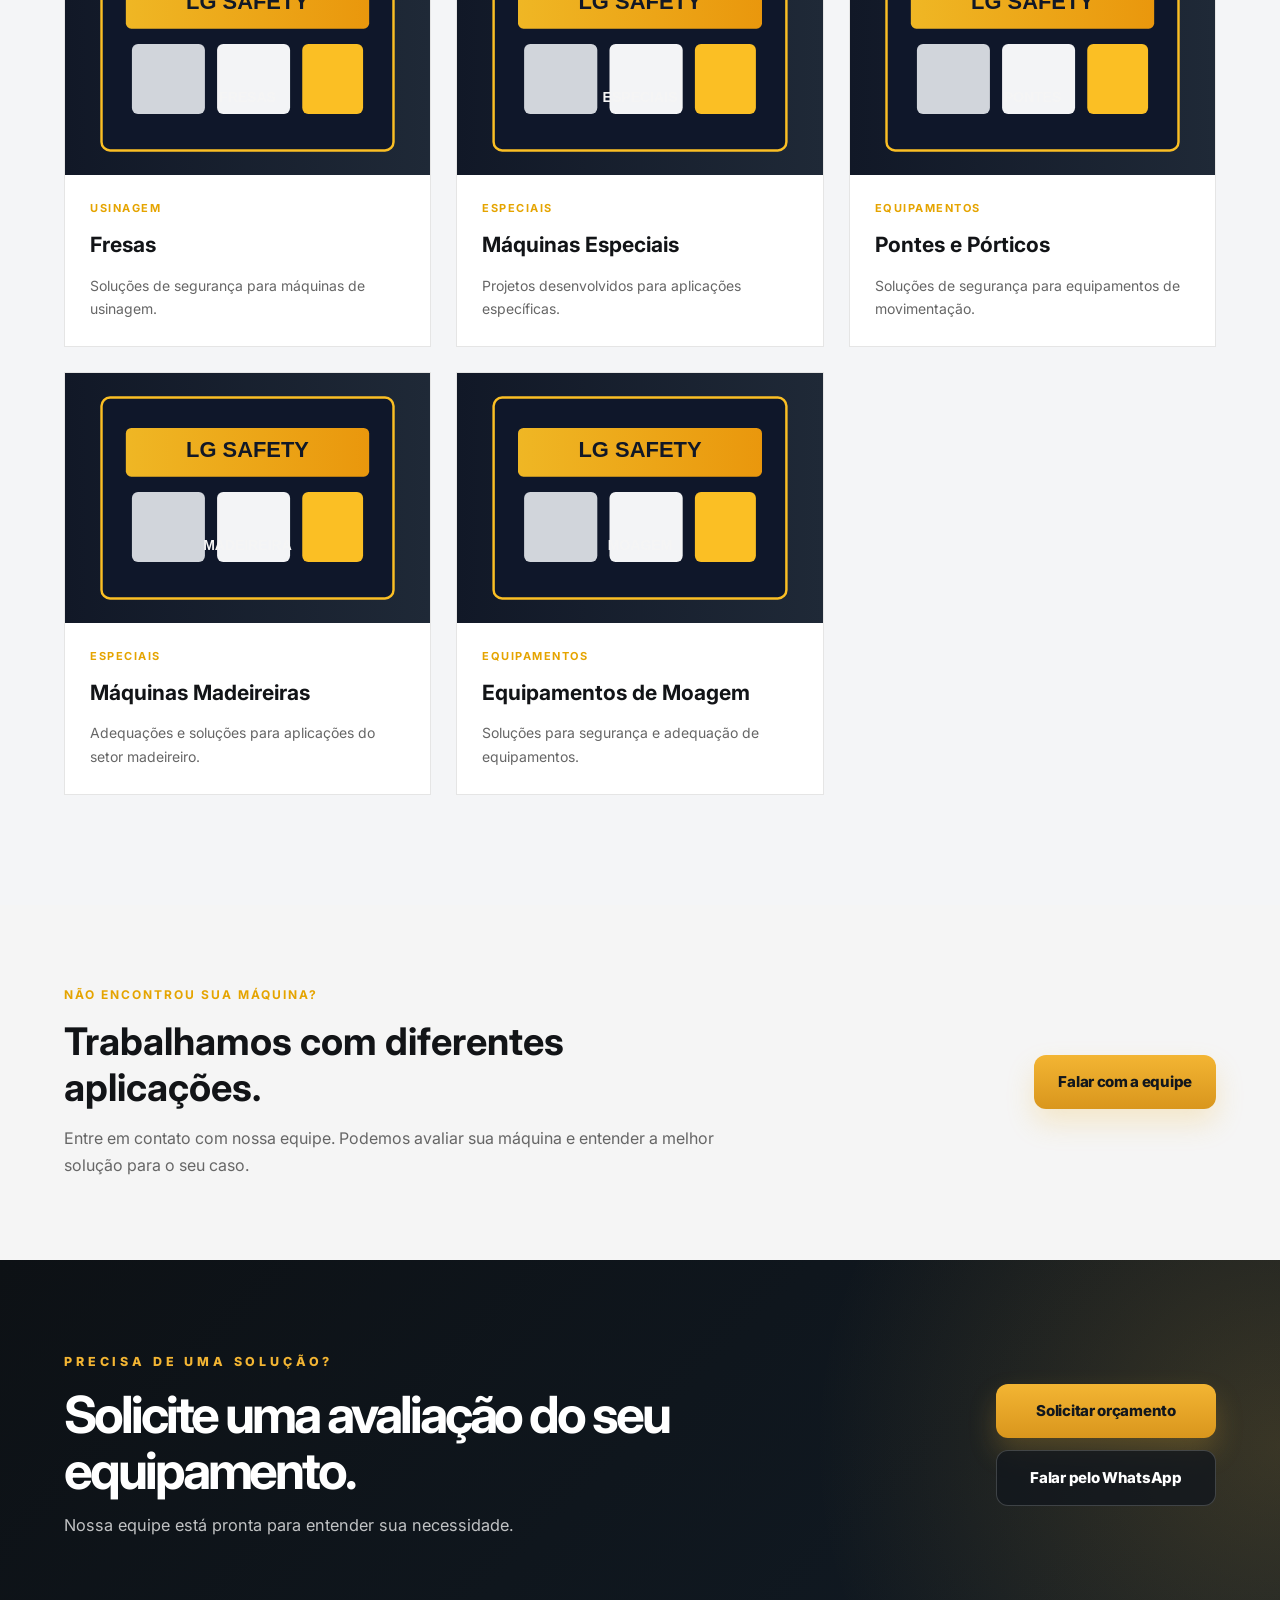
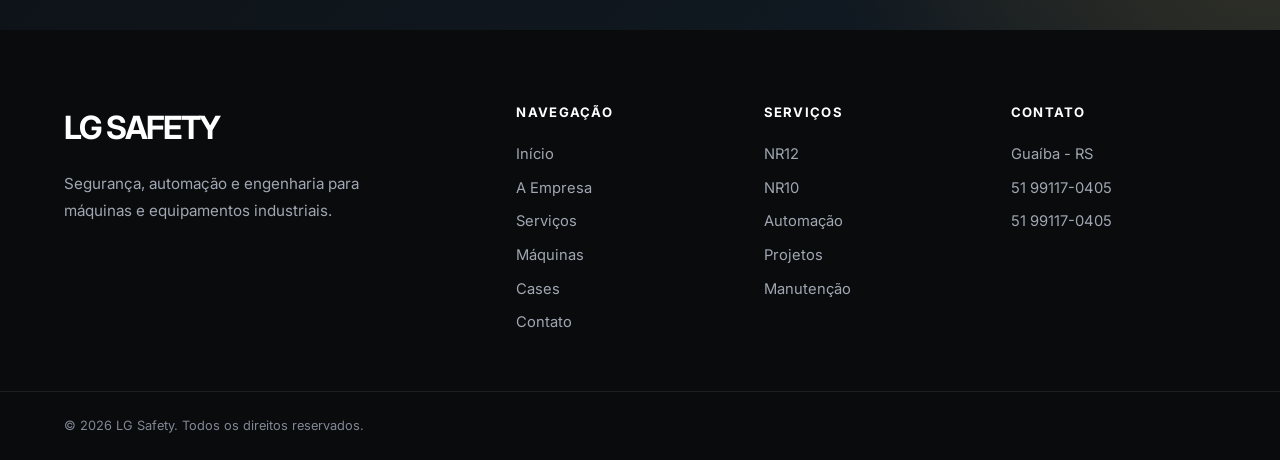
<file: maquinas.html>
<!DOCTYPE html>
<html lang="pt-BR">

<head>

    <meta charset="UTF-8">

    <meta
        name="viewport"
        content="width=device-width, initial-scale=1.0"
    >

    <meta
        name="description"
        content="Soluções em máquinas e equipamentos para indústria com foco em segurança, produção e automação inteligente."
    >

    <meta name="theme-color" content="#111111">

    <title>Máquinas e Equipamentos | LG Safety</title>

    <link
        rel="stylesheet"
        href="css/style.css"
    >

    <link
        rel="stylesheet"
        href="css/maquinas.css"
    >

</head>


<body>


    <!-- HEADER -->

    <header class="header">

        <div class="container">

            <a href="index.html" class="logo">
                LG Safety
            </a>


            <nav class="navbar">

                <a href="index.html">
                    Início
                </a>

                <a href="empresa.html">
                    A Empresa
                </a>

                <a href="servicos.html">
                    Serviços
                </a>

                <a href="maquinas.html">
                    Máquinas
                </a>

                <a href="cases.html">
                    Cases
                </a>

                <a href="contato.html">
                    Contato
                </a>

            </nav>


            <a
                href="contato.html"
                class="btn-header"
            >
                Solicitar orçamento
            </a>

        </div>

    </header>



    <main>


        <!-- HERO -->

        <section class="page-hero machines-hero">

            <div class="container">

                <span>
                    MÁQUINAS E EQUIPAMENTOS
                </span>

                <h1>
                    Experiência em diferentes
                    aplicações industriais.
                </h1>

                <p>
                    Desenvolvemos soluções para diversos
                    tipos de máquinas e equipamentos.
                </p>

            </div>

        </section>



        <!-- INTRODUÇÃO -->

        <section class="machines-intro">

            <div class="container machines-intro-grid">

                <div>

                    <span class="section-label">
                        NOSSA EXPERIÊNCIA
                    </span>

                    <h2>
                        Soluções para diferentes
                        tipos de máquinas.
                    </h2>

                </div>


                <div>

                    <p>
                        Cada equipamento possui características
                        e necessidades específicas. Nossa experiência
                        permite desenvolver soluções adequadas
                        para diferentes aplicações industriais.
                    </p>

                    <p>
                        Confira alguns dos tipos de máquinas
                        com os quais trabalhamos.
                    </p>

                </div>

            </div>

        </section>



        <!-- CATEGORIAS -->

        <section class="machine-catalog">

            <div class="container">


                <div class="machine-categories">

                    <button class="category-button active">
                        Todas
                    </button>

                    <button class="category-button">
                        Corte
                    </button>

                    <button class="category-button">
                        Conformação
                    </button>

                    <button class="category-button">
                        Usinagem
                    </button>

                    <button class="category-button">
                        Especiais
                    </button>

                </div>



                <div class="machine-grid">


                    <!-- PRENSA -->

                    <article class="machine-item">

                        <div class="machine-item-image">

                            <img
                                src="assets/images/maquinas/prensas.svg"
                                alt="Prensas industriais"
                            >

                        </div>

                        <div class="machine-item-content">

                            <span>
                                CONFORMAÇÃO
                            </span>

                            <h3>
                                Prensas
                            </h3>

                            <p>
                                Soluções de segurança e adequação
                                para diferentes aplicações.
                            </p>

                        </div>

                    </article>



                    <!-- CALANDRA -->

                    <article class="machine-item">

                        <div class="machine-item-image">

                            <img
                                src="assets/images/maquinas/calandras.svg"
                                alt="Calandras industriais"
                            >

                        </div>

                        <div class="machine-item-content">

                            <span>
                                CONFORMAÇÃO
                            </span>

                            <h3>
                                Calandras
                            </h3>

                            <p>
                                Projetos e adequações para
                                máquinas de conformação.
                            </p>

                        </div>

                    </article>



                    <!-- DOBRADEIRA -->

                    <article class="machine-item">

                        <div class="machine-item-image">

                            <img
                                src="assets/images/maquinas/dobradeiras.svg"
                                alt="Dobradeiras industriais"
                            >

                        </div>

                        <div class="machine-item-content">

                            <span>
                                CONFORMAÇÃO
                            </span>

                            <h3>
                                Dobradeiras
                            </h3>

                            <p>
                                Soluções para segurança e
                                modernização de equipamentos.
                            </p>

                        </div>

                    </article>



                    <!-- GUILHOTINA -->

                    <article class="machine-item">

                        <div class="machine-item-image">

                            <img
                                src="assets/images/maquinas/guilhotinas.svg"
                                alt="Guilhotinas industriais"
                            >

                        </div>

                        <div class="machine-item-content">

                            <span>
                                CORTE
                            </span>

                            <h3>
                                Guilhotinas
                            </h3>

                            <p>
                                Adequação e soluções de segurança
                                para equipamentos de corte.
                            </p>

                        </div>

                    </article>



                    <!-- TORNOS -->

                    <article class="machine-item">

                        <div class="machine-item-image">

                            <img
                                src="assets/images/maquinas/tornos.svg"
                                alt="Tornos industriais"
                            >

                        </div>

                        <div class="machine-item-content">

                            <span>
                                USINAGEM
                            </span>

                            <h3>
                                Tornos
                            </h3>

                            <p>
                                Soluções para segurança e
                                adequação de tornos industriais.
                            </p>

                        </div>

                    </article>



                    <!-- SERRAS -->

                    <article class="machine-item">

                        <div class="machine-item-image">

                            <img
                                src="assets/images/maquinas/serras.svg"
                                alt="Serras industriais"
                            >

                        </div>

                        <div class="machine-item-content">

                            <span>
                                CORTE
                            </span>

                            <h3>
                                Serras
                            </h3>

                            <p>
                                Projetos e soluções para
                                equipamentos de corte.
                            </p>

                        </div>

                    </article>



                    <!-- FRESAS -->

                    <article class="machine-item">

                        <div class="machine-item-image">

                            <img
                                src="assets/images/maquinas/fresas.svg"
                                alt="Fresas industriais"
                            >

                        </div>

                        <div class="machine-item-content">

                            <span>
                                USINAGEM
                            </span>

                            <h3>
                                Fresas
                            </h3>

                            <p>
                                Soluções de segurança para
                                máquinas de usinagem.
                            </p>

                        </div>

                    </article>



                    <!-- MÁQUINAS ESPECIAIS -->

                    <article class="machine-item">

                        <div class="machine-item-image">

                            <img
                                src="assets/images/maquinas/especiais.svg"
                                alt="Máquinas especiais"
                            >

                        </div>

                        <div class="machine-item-content">

                            <span>
                                ESPECIAIS
                            </span>

                            <h3>
                                Máquinas Especiais
                            </h3>

                            <p>
                                Projetos desenvolvidos para
                                aplicações específicas.
                            </p>

                        </div>

                    </article>



                    <!-- PONTES -->

                    <article class="machine-item">

                        <div class="machine-item-image">

                            <img
                                src="assets/images/maquinas/pontes.svg"
                                alt="Pontes e pórticos"
                            >

                        </div>

                        <div class="machine-item-content">

                            <span>
                                EQUIPAMENTOS
                            </span>

                            <h3>
                                Pontes e Pórticos
                            </h3>

                            <p>
                                Soluções de segurança para
                                equipamentos de movimentação.
                            </p>

                        </div>

                    </article>



                    <!-- MADEIREIRA -->

                    <article class="machine-item">

                        <div class="machine-item-image">

                            <img
                                src="assets/images/maquinas/madeireira.svg"
                                alt="Máquinas madeireiras"
                            >

                        </div>

                        <div class="machine-item-content">

                            <span>
                                ESPECIAIS
                            </span>

                            <h3>
                                Máquinas Madeireiras
                            </h3>

                            <p>
                                Adequações e soluções para
                                aplicações do setor madeireiro.
                            </p>

                        </div>

                    </article>



                    <!-- MOAGEM -->

                    <article class="machine-item">

                        <div class="machine-item-image">

                            <img
                                src="assets/images/maquinas/moagem.svg"
                                alt="Equipamentos de moagem"
                            >

                        </div>

                        <div class="machine-item-content">

                            <span>
                                EQUIPAMENTOS
                            </span>

                            <h3>
                                Equipamentos de Moagem
                            </h3>

                            <p>
                                Soluções para segurança e
                                adequação de equipamentos.
                            </p>

                        </div>

                    </article>



                </div>

            </div>

        </section>



        <!-- NÃO ENCONTROU -->

        <section class="machine-question">

            <div class="container machine-question-content">

                <div>

                    <span>
                        NÃO ENCONTROU SUA MÁQUINA?
                    </span>

                    <h2>
                        Trabalhamos com
                        diferentes aplicações.
                    </h2>

                    <p>
                        Entre em contato com nossa equipe.
                        Podemos avaliar sua máquina e
                        entender a melhor solução para o seu caso.
                    </p>

                </div>


                <a
                    href="contato.html"
                    class="btn-primary"
                >
                    Falar com a equipe
                </a>

            </div>

        </section>



        <!-- CTA -->

        <section class="cta">

            <div class="container cta-content">

                <div>

                    <span>
                        PRECISA DE UMA SOLUÇÃO?
                    </span>

                    <h2>
                        Solicite uma avaliação
                        do seu equipamento.
                    </h2>

                    <p>
                        Nossa equipe está pronta para
                        entender sua necessidade.
                    </p>

                </div>


                <div class="cta-actions">

                    <a
                        href="contato.html"
                        class="btn-primary"
                    >
                        Solicitar orçamento
                    </a>

                    <a
                        href="https://wa.me/5551991170405"
                        target="_blank"
                        class="btn-whatsapp"
                    >
                        Falar pelo WhatsApp
                    </a>

                </div>

            </div>

        </section>


    </main>



    <!-- FOOTER -->

    <footer class="footer">

        <div class="container footer-grid">


            <div class="footer-brand">

                <h3>
                    LG SAFETY
                </h3>

                <p>
                    Segurança, automação e engenharia
                    para máquinas e equipamentos industriais.
                </p>

            </div>


            <div class="footer-column">

                <h4>
                    Navegação
                </h4>

                <a href="index.html">Início</a>
                <a href="empresa.html">A Empresa</a>
                <a href="servicos.html">Serviços</a>
                <a href="maquinas.html">Máquinas</a>
                <a href="cases.html">Cases</a>
                <a href="contato.html">Contato</a>

            </div>


            <div class="footer-column">

                <h4>
                    Serviços
                </h4>

                <a href="servicos.html">NR12</a>
                <a href="servicos.html">NR10</a>
                <a href="servicos.html">Automação</a>
                <a href="servicos.html">Projetos</a>
                <a href="servicos.html">Manutenção</a>

            </div>


            <div class="footer-column">

                <h4>
                    Contato
                </h4>

                <span>Guaíba - RS</span>
                <span>51 99117-0405</span>
                <span>51 99117-0405</span>

            </div>


        </div>


        <div class="footer-bottom">

            <div class="container">

                <p>
                    © 2026 LG Safety. Todos os direitos reservados.
                </p>

            </div>

        </div>

    </footer>


</body>

</html>
</file>
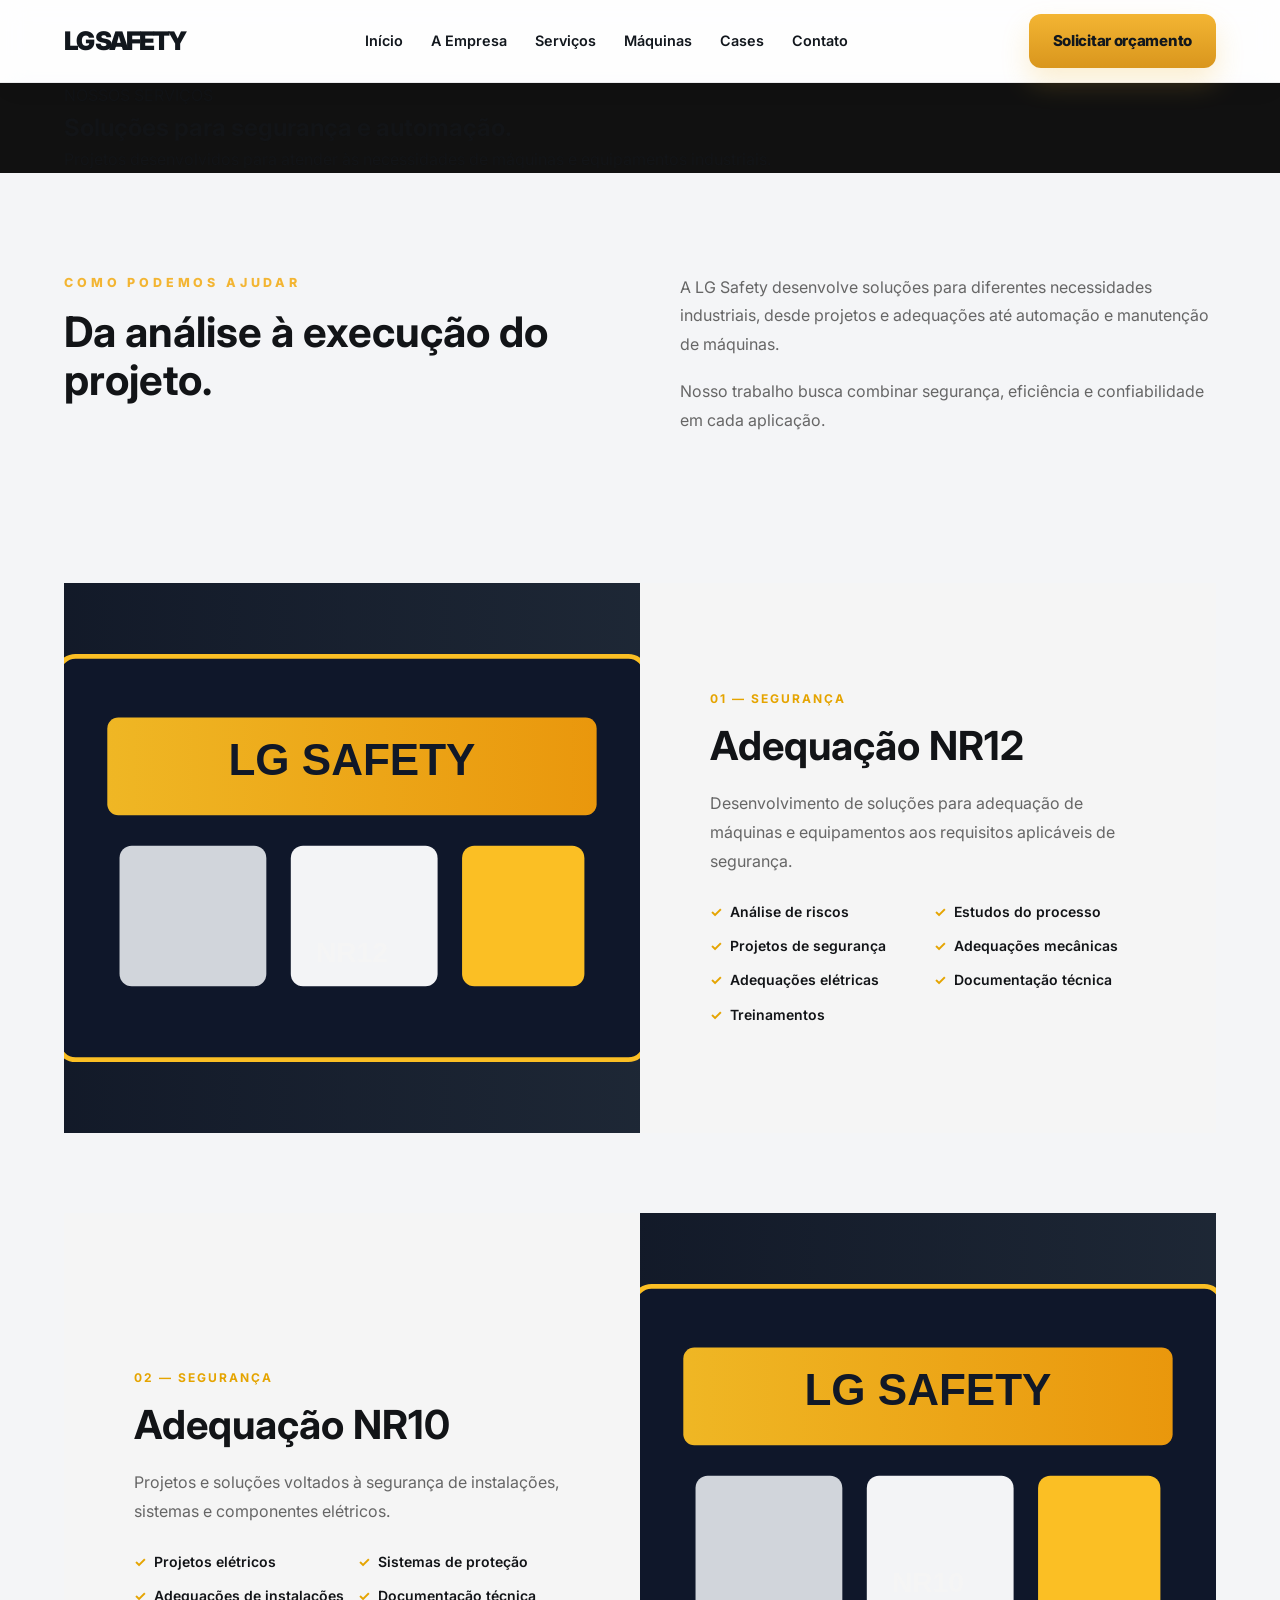
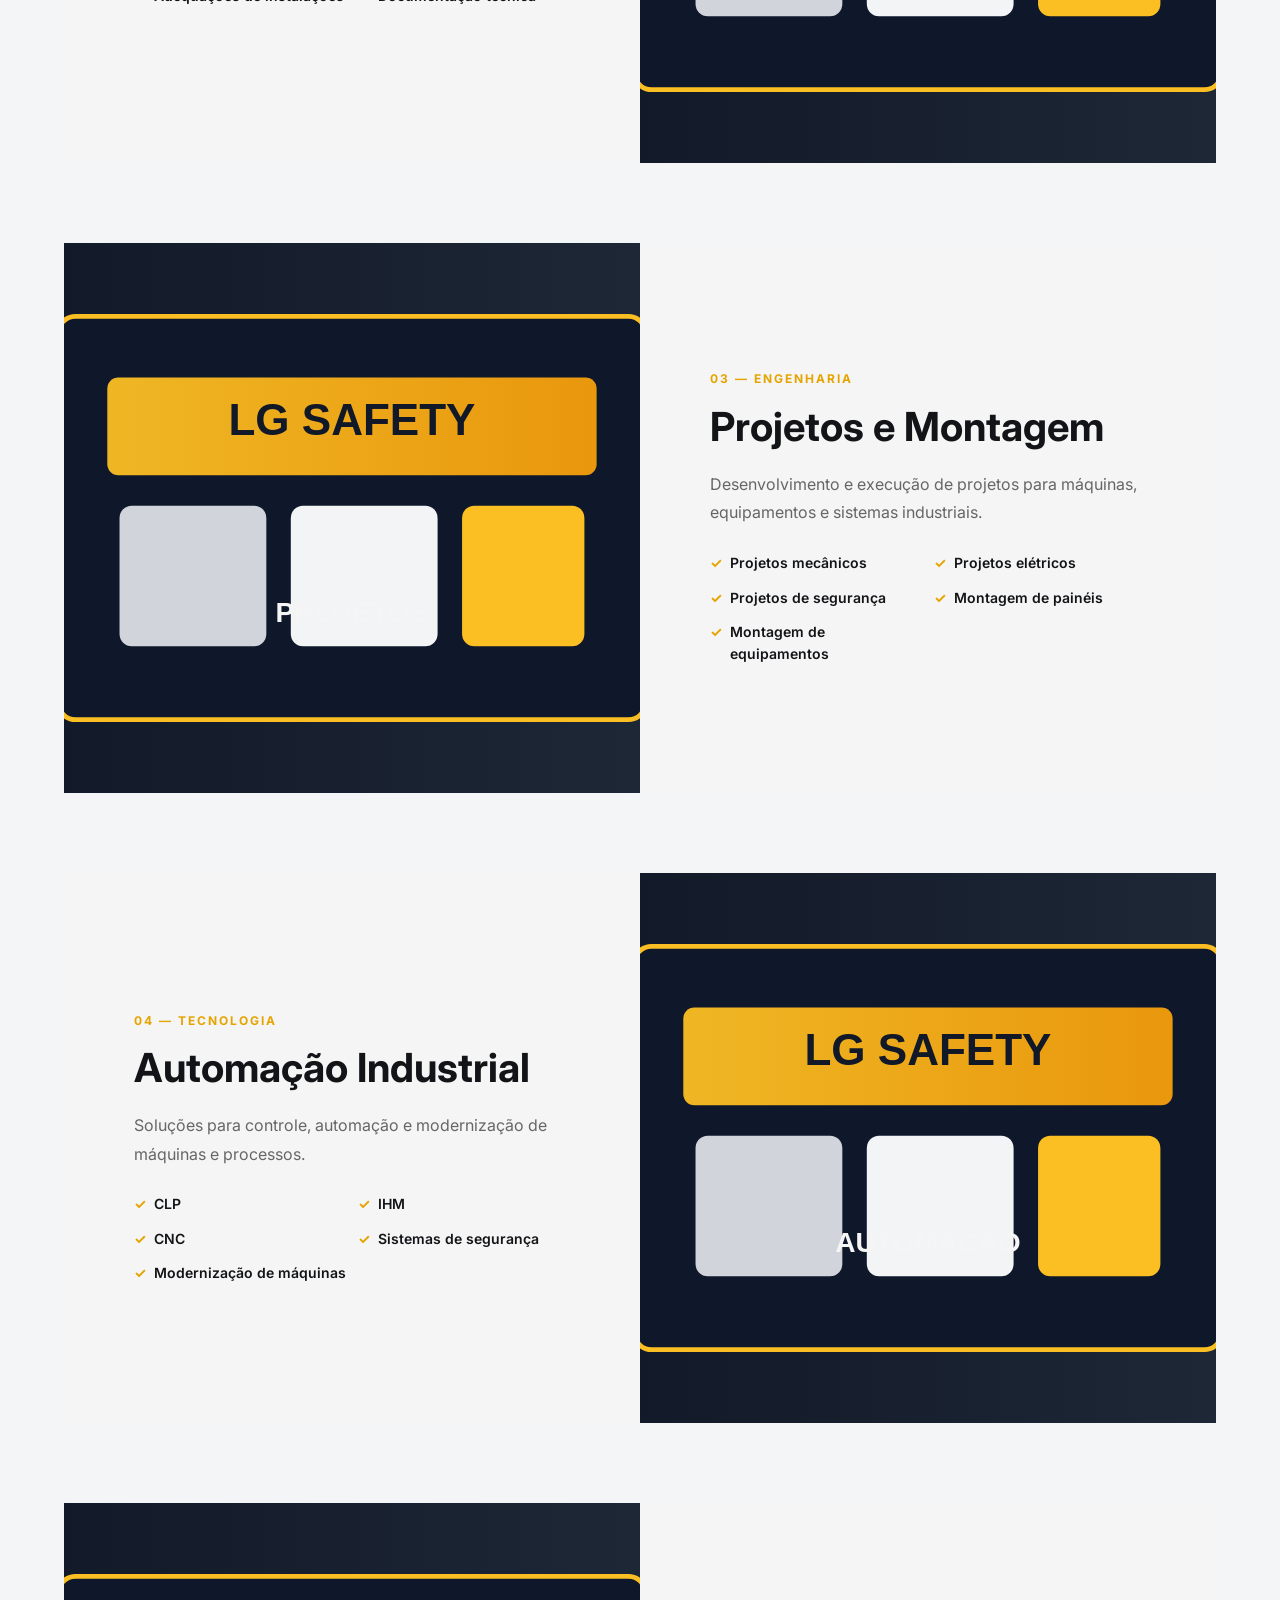
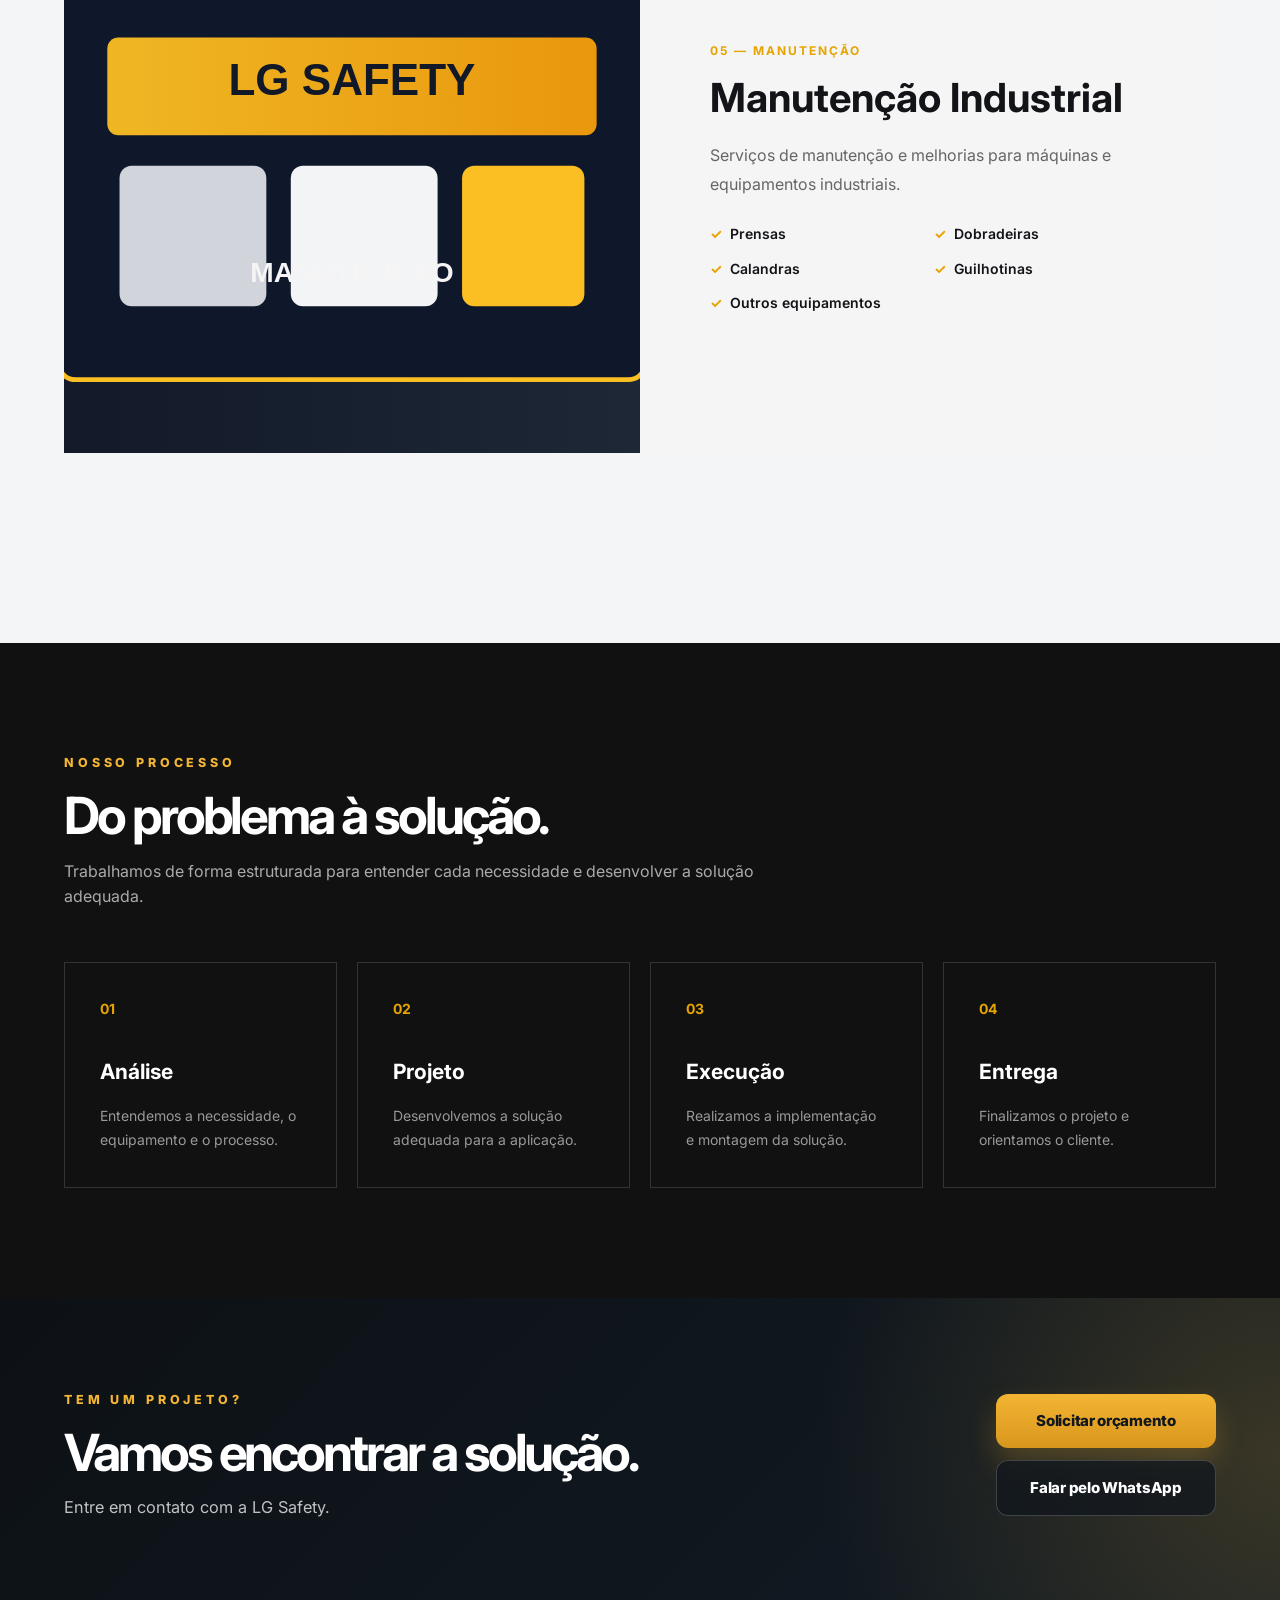
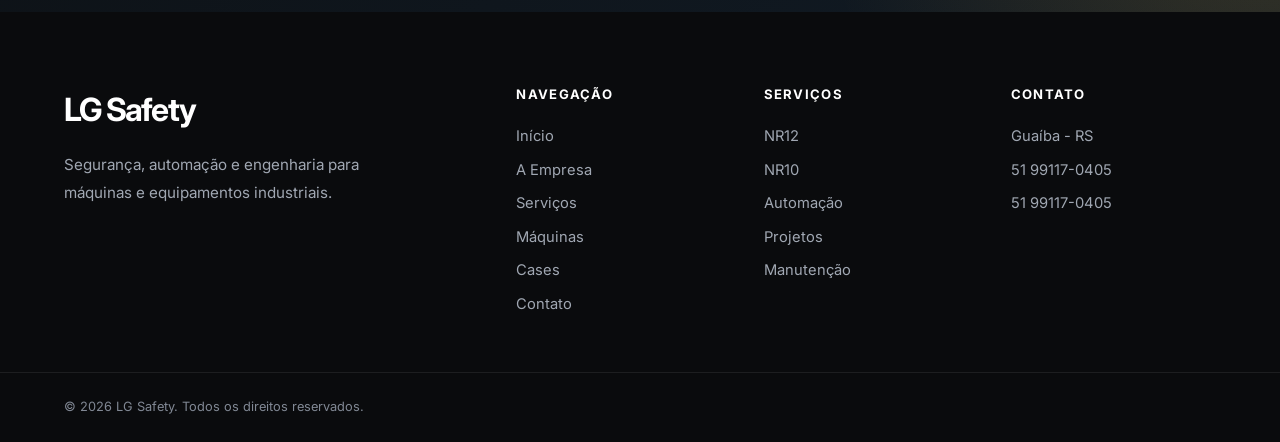
<file: servicos.html>
<!DOCTYPE html>
<html lang="pt-BR">

<head>

    <meta charset="UTF-8">

    <meta
        name="viewport"
        content="width=device-width, initial-scale=1.0"
    >

    <meta
        name="description"
        content="Conheça os serviços da LG Safety: adequação NR12, NR10, projetos, automação industrial e manutenção para sua operação."
    >

    <meta name="theme-color" content="#111111">

    <title>Serviços | LG Safety</title>

    <link
        rel="stylesheet"
        href="css/style.css"
    >

    <link
        rel="stylesheet"
        href="css/servicos.css"
    >

</head>


<body>


    <!-- HEADER -->

    <header class="header">

        <div class="container">

            <a href="index.html" class="logo">
                LG Safety
            </a>


            <nav class="navbar">

                <a href="index.html">
                    Início
                </a>

                <a href="empresa.html">
                    A Empresa
                </a>

                <a href="servicos.html">
                    Serviços
                </a>

                <a href="maquinas.html">
                    Máquinas
                </a>

                <a href="cases.html">
                    Cases
                </a>

                <a href="contato.html">
                    Contato
                </a>

            </nav>


            <a
                href="contato.html"
                class="btn-header"
            >
                Solicitar orçamento
            </a>

        </div>

    </header>



    <main>


        <!-- HERO -->

        <section class="page-hero services-hero">

            <div class="container">

                <span>
                    NOSSOS SERVIÇOS
                </span>

                <h1>
                    Soluções para
                    segurança e automação.
                </h1>

                <p>
                    Projetos desenvolvidos para atender
                    às necessidades de máquinas e
                    equipamentos industriais.
                </p>

            </div>

        </section>



        <!-- INTRODUÇÃO -->

        <section class="services-intro">

            <div class="container services-intro-grid">


                <div>

                    <span class="section-label">
                        COMO PODEMOS AJUDAR
                    </span>

                    <h2>
                        Da análise à execução
                        do projeto.
                    </h2>

                </div>


                <div>

                    <p>
                        A LG Safety desenvolve soluções
                        para diferentes necessidades
                        industriais, desde projetos e
                        adequações até automação e
                        manutenção de máquinas.
                    </p>

                    <p>
                        Nosso trabalho busca combinar
                        segurança, eficiência e
                        confiabilidade em cada aplicação.
                    </p>

                </div>


            </div>

        </section>



        <!-- SERVIÇOS -->

        <section class="services-list">

            <div class="container">


                <!-- NR12 -->

                <article class="service-detail" id="nr12">

                    <div class="service-detail-image">

                        <img
                            src="assets/images/servicos/nr12.svg"
                            alt="Adequação NR12"
                        >

                    </div>


                    <div class="service-detail-content">

                        <span>
                            01 — SEGURANÇA
                        </span>

                        <h2>
                            Adequação NR12
                        </h2>

                        <p>
                            Desenvolvimento de soluções
                            para adequação de máquinas e
                            equipamentos aos requisitos
                            aplicáveis de segurança.
                        </p>

                        <ul>

                            <li>
                                Análise de riscos
                            </li>

                            <li>
                                Estudos do processo
                            </li>

                            <li>
                                Projetos de segurança
                            </li>

                            <li>
                                Adequações mecânicas
                            </li>

                            <li>
                                Adequações elétricas
                            </li>

                            <li>
                                Documentação técnica
                            </li>

                            <li>
                                Treinamentos
                            </li>

                        </ul>

                    </div>

                </article>



                <!-- NR10 -->

                <article class="service-detail reverse" id="nr10">

                    <div class="service-detail-image">

                        <img
                            src="assets/images/servicos/nr10.svg"
                            alt="Adequação NR10"
                        >

                    </div>


                    <div class="service-detail-content">

                        <span>
                            02 — SEGURANÇA
                        </span>

                        <h2>
                            Adequação NR10
                        </h2>

                        <p>
                            Projetos e soluções voltados
                            à segurança de instalações,
                            sistemas e componentes
                            elétricos.
                        </p>

                        <ul>

                            <li>
                                Projetos elétricos
                            </li>

                            <li>
                                Sistemas de proteção
                            </li>

                            <li>
                                Adequações de instalações
                            </li>

                            <li>
                                Documentação técnica
                            </li>

                        </ul>

                    </div>

                </article>



                <!-- PROJETOS -->

                <article class="service-detail" id="projetos">

                    <div class="service-detail-image">

                        <img
                            src="assets/images/servicos/projetos.svg"
                            alt="Projetos e montagem"
                        >

                    </div>


                    <div class="service-detail-content">

                        <span>
                            03 — ENGENHARIA
                        </span>

                        <h2>
                            Projetos e Montagem
                        </h2>

                        <p>
                            Desenvolvimento e execução
                            de projetos para máquinas,
                            equipamentos e sistemas
                            industriais.
                        </p>

                        <ul>

                            <li>
                                Projetos mecânicos
                            </li>

                            <li>
                                Projetos elétricos
                            </li>

                            <li>
                                Projetos de segurança
                            </li>

                            <li>
                                Montagem de painéis
                            </li>

                            <li>
                                Montagem de equipamentos
                            </li>

                        </ul>

                    </div>

                </article>



                <!-- AUTOMAÇÃO -->

                <article class="service-detail reverse" id="automacao">

                    <div class="service-detail-image">

                        <img
                            src="assets/images/servicos/automacao.svg"
                            alt="Automação industrial"
                        >

                    </div>


                    <div class="service-detail-content">

                        <span>
                            04 — TECNOLOGIA
                        </span>

                        <h2>
                            Automação Industrial
                        </h2>

                        <p>
                            Soluções para controle,
                            automação e modernização
                            de máquinas e processos.
                        </p>

                        <ul>

                            <li>
                                CLP
                            </li>

                            <li>
                                IHM
                            </li>

                            <li>
                                CNC
                            </li>

                            <li>
                                Sistemas de segurança
                            </li>

                            <li>
                                Modernização de máquinas
                            </li>

                        </ul>

                    </div>

                </article>



                <!-- MANUTENÇÃO -->

                <article class="service-detail" id="manutencao">

                    <div class="service-detail-image">

                        <img
                            src="assets/images/servicos/manutencao.svg"
                            alt="Manutenção industrial"
                        >

                    </div>


                    <div class="service-detail-content">

                        <span>
                            05 — MANUTENÇÃO
                        </span>

                        <h2>
                            Manutenção Industrial
                        </h2>

                        <p>
                            Serviços de manutenção e
                            melhorias para máquinas e
                            equipamentos industriais.
                        </p>

                        <ul>

                            <li>
                                Prensas
                            </li>

                            <li>
                                Dobradeiras
                            </li>

                            <li>
                                Calandras
                            </li>

                            <li>
                                Guilhotinas
                            </li>

                            <li>
                                Outros equipamentos
                            </li>

                        </ul>

                    </div>

                </article>


            </div>

        </section>



        <!-- PROCESSO -->

        <section class="process">

            <div class="container">


                <div class="section-title">

                    <span>
                        NOSSO PROCESSO
                    </span>

                    <h2>
                        Do problema à solução.
                    </h2>

                    <p>
                        Trabalhamos de forma estruturada
                        para entender cada necessidade
                        e desenvolver a solução adequada.
                    </p>

                </div>


                <div class="process-grid">


                    <div class="process-step">

                        <span>
                            01
                        </span>

                        <h3>
                            Análise
                        </h3>

                        <p>
                            Entendemos a necessidade,
                            o equipamento e o processo.
                        </p>

                    </div>


                    <div class="process-step">

                        <span>
                            02
                        </span>

                        <h3>
                            Projeto
                        </h3>

                        <p>
                            Desenvolvemos a solução
                            adequada para a aplicação.
                        </p>

                    </div>


                    <div class="process-step">

                        <span>
                            03
                        </span>

                        <h3>
                            Execução
                        </h3>

                        <p>
                            Realizamos a implementação
                            e montagem da solução.
                        </p>

                    </div>


                    <div class="process-step">

                        <span>
                            04
                        </span>

                        <h3>
                            Entrega
                        </h3>

                        <p>
                            Finalizamos o projeto e
                            orientamos o cliente.
                        </p>

                    </div>


                </div>

            </div>

        </section>



        <!-- CTA -->

        <section class="cta">

            <div class="container cta-content">

                <div>

                    <span>
                        TEM UM PROJETO?
                    </span>

                    <h2>
                        Vamos encontrar
                        a solução.
                    </h2>

                    <p>
                        Entre em contato com a LG Safety.
                    </p>

                </div>


                <div class="cta-actions">

                    <a
                        href="contato.html"
                        class="btn-primary"
                    >
                        Solicitar orçamento
                    </a>

                    <a
                        href="https://wa.me/5551991170405"
                        target="_blank"
                        class="btn-whatsapp"
                    >
                        Falar pelo WhatsApp
                    </a>

                </div>

            </div>

        </section>


    </main>



    <!-- FOOTER -->

    <footer class="footer">

        <div class="container footer-grid">


            <div class="footer-brand">

                <h3>
                    LG Safety
                </h3>

                <p>
                    Segurança, automação e engenharia
                    para máquinas e equipamentos industriais.
                </p>

            </div>


            <div class="footer-column">

                <h4>
                    Navegação
                </h4>

                <a href="index.html">Início</a>
                <a href="empresa.html">A Empresa</a>
                <a href="servicos.html">Serviços</a>
                <a href="maquinas.html">Máquinas</a>
                <a href="cases.html">Cases</a>
                <a href="contato.html">Contato</a>

            </div>


            <div class="footer-column">

                <h4>
                    Serviços
                </h4>

                <a href="servicos.html#nr12">NR12</a>
                <a href="servicos.html#nr10">NR10</a>
                <a href="servicos.html#automacao">Automação</a>
                <a href="servicos.html#projetos">Projetos</a>
                <a href="servicos.html#manutencao">Manutenção</a>

            </div>


            <div class="footer-column">

                <h4>
                    Contato
                </h4>

                <span>Guaíba - RS</span>
                <span>51 99117-0405</span>
                <span>51 99117-0405</span>

            </div>


        </div>


        <div class="footer-bottom">

            <div class="container">

                <p>
                    © 2026 LG Safety. Todos os direitos reservados.
                </p>

            </div>

        </div>

    </footer>


</body>

</html>
</file>
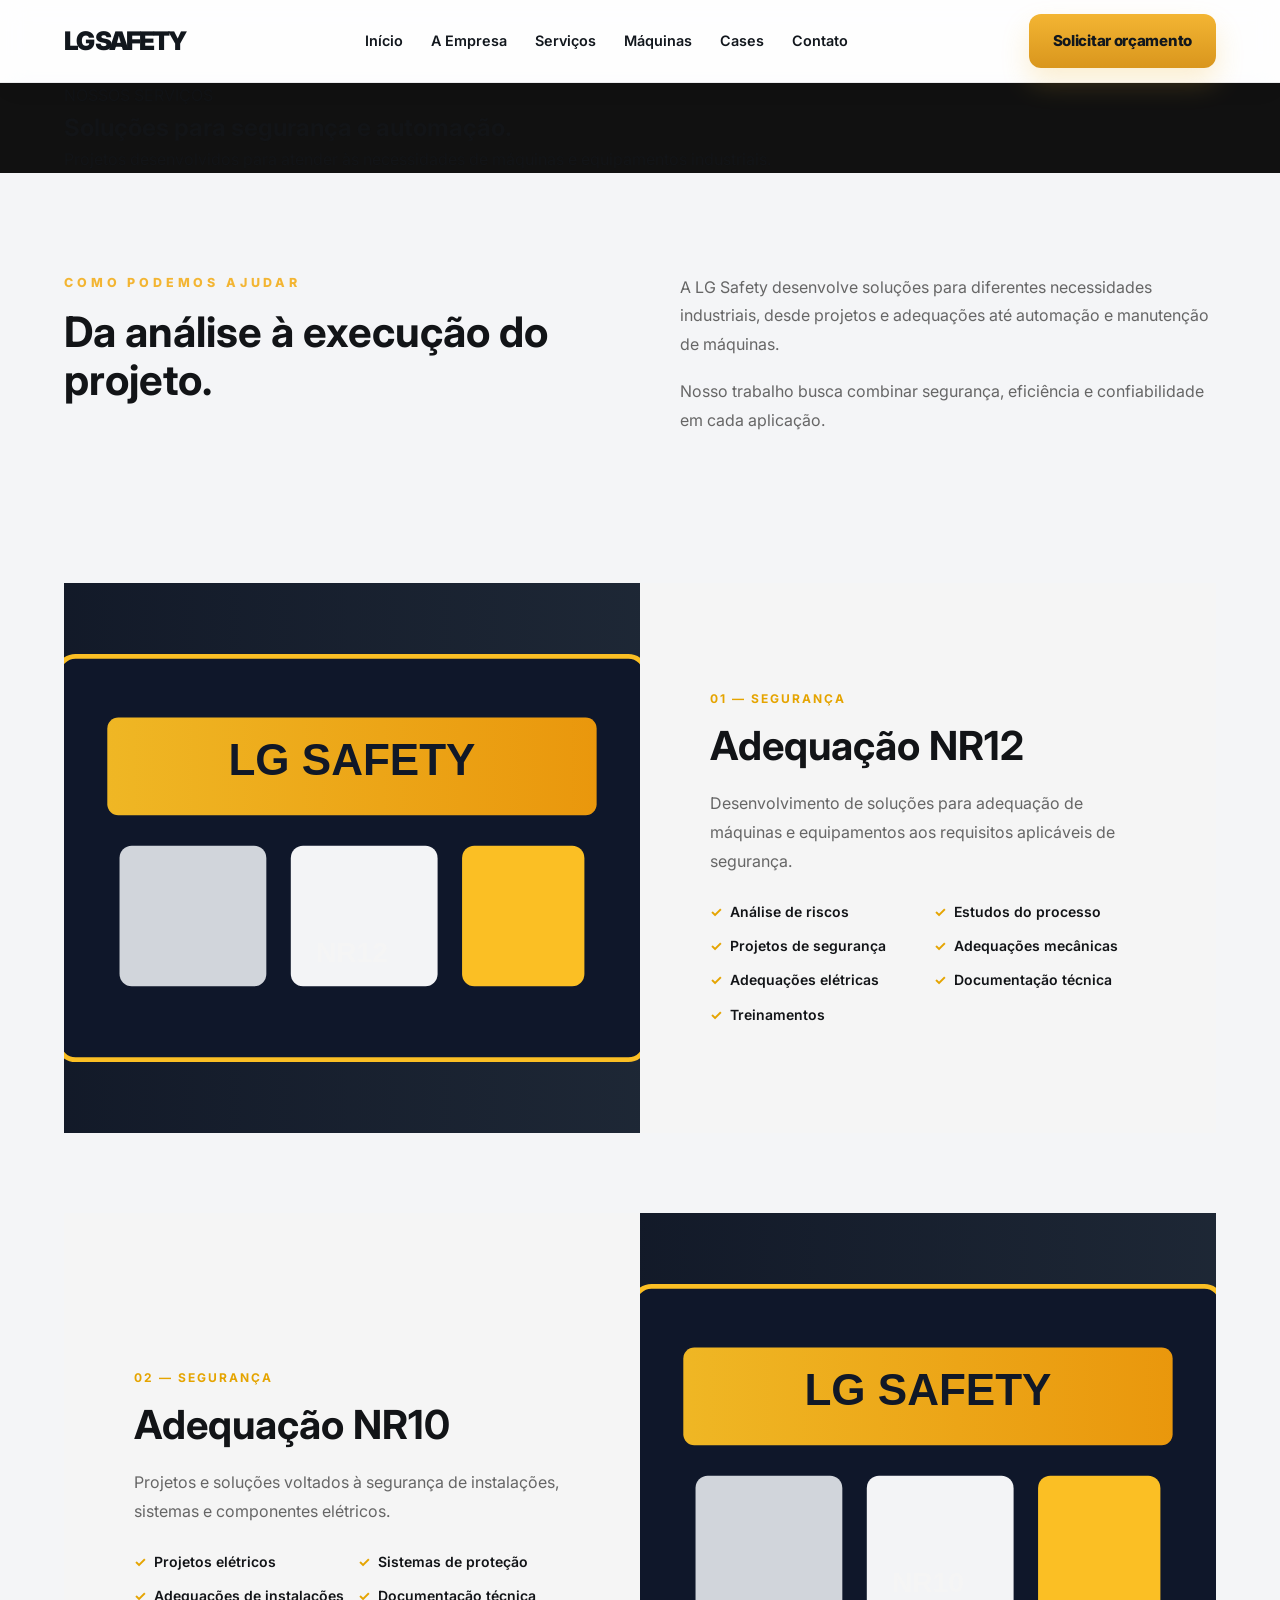
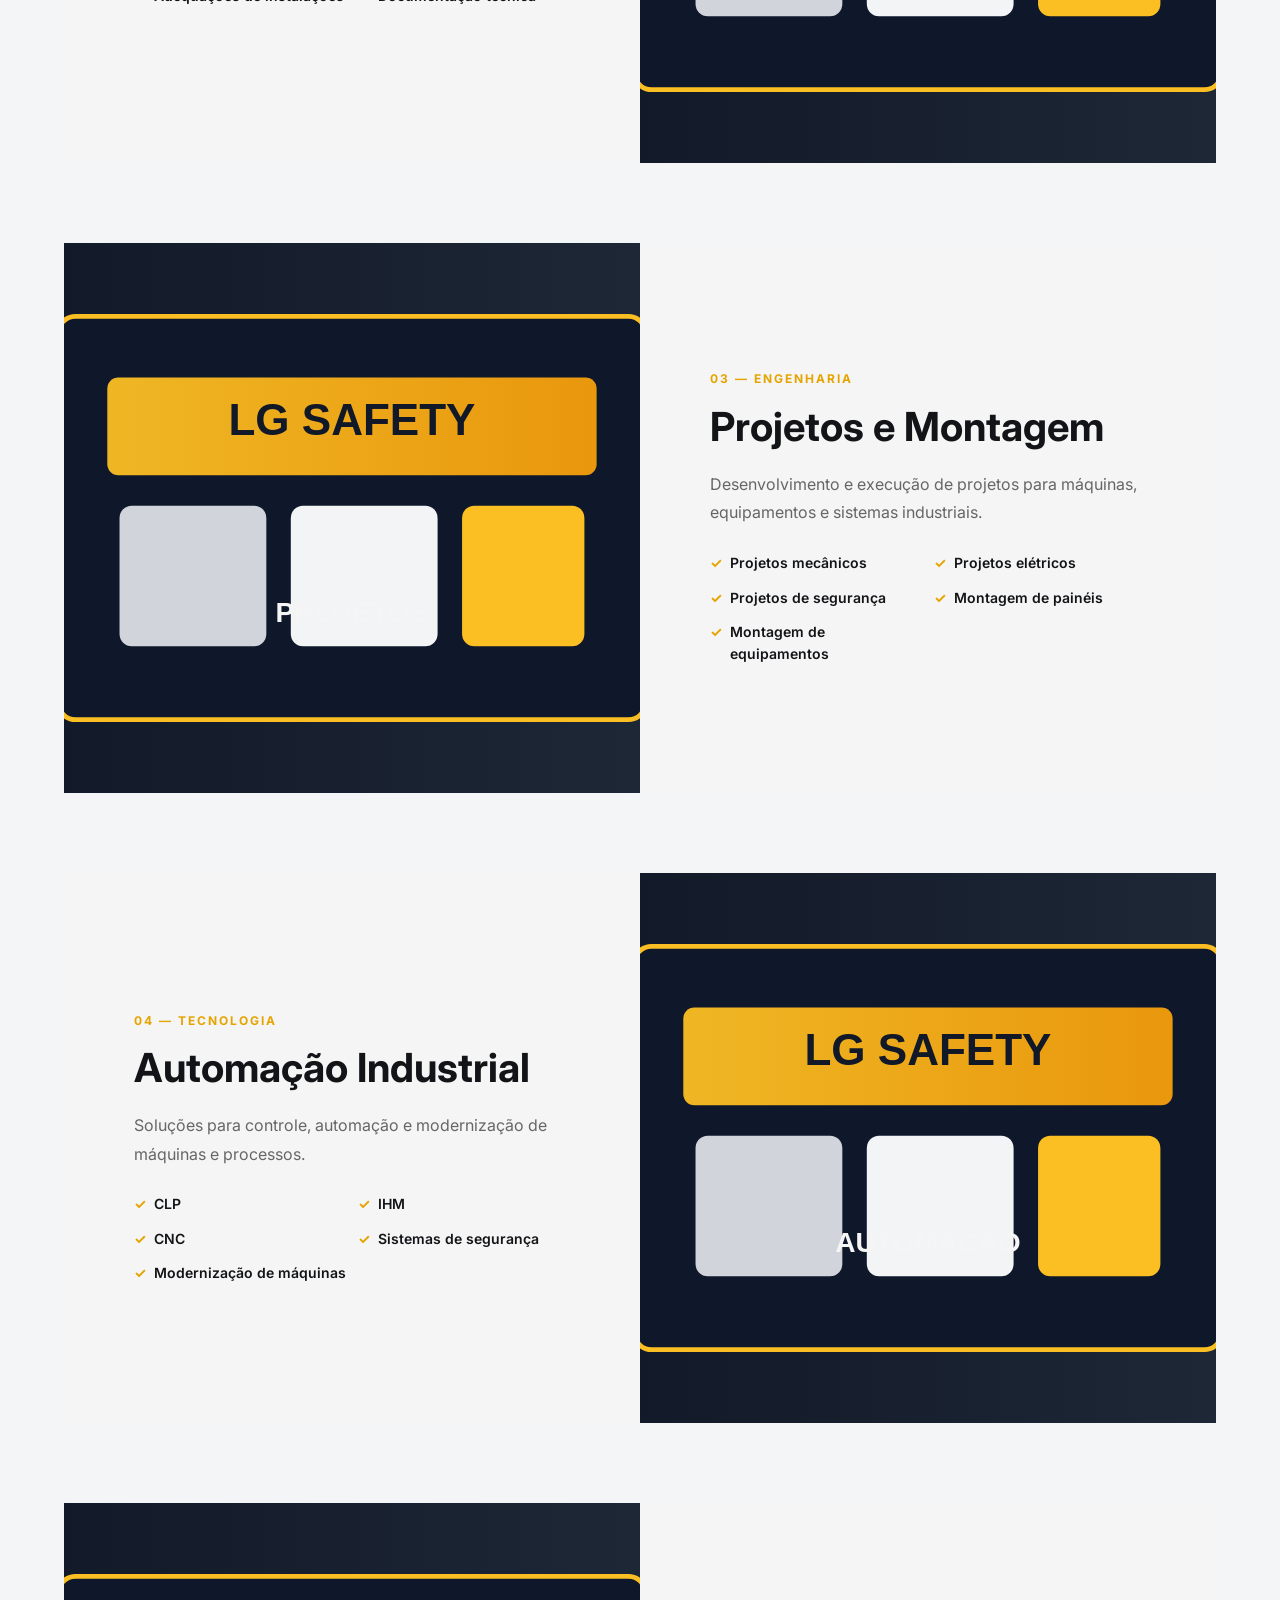
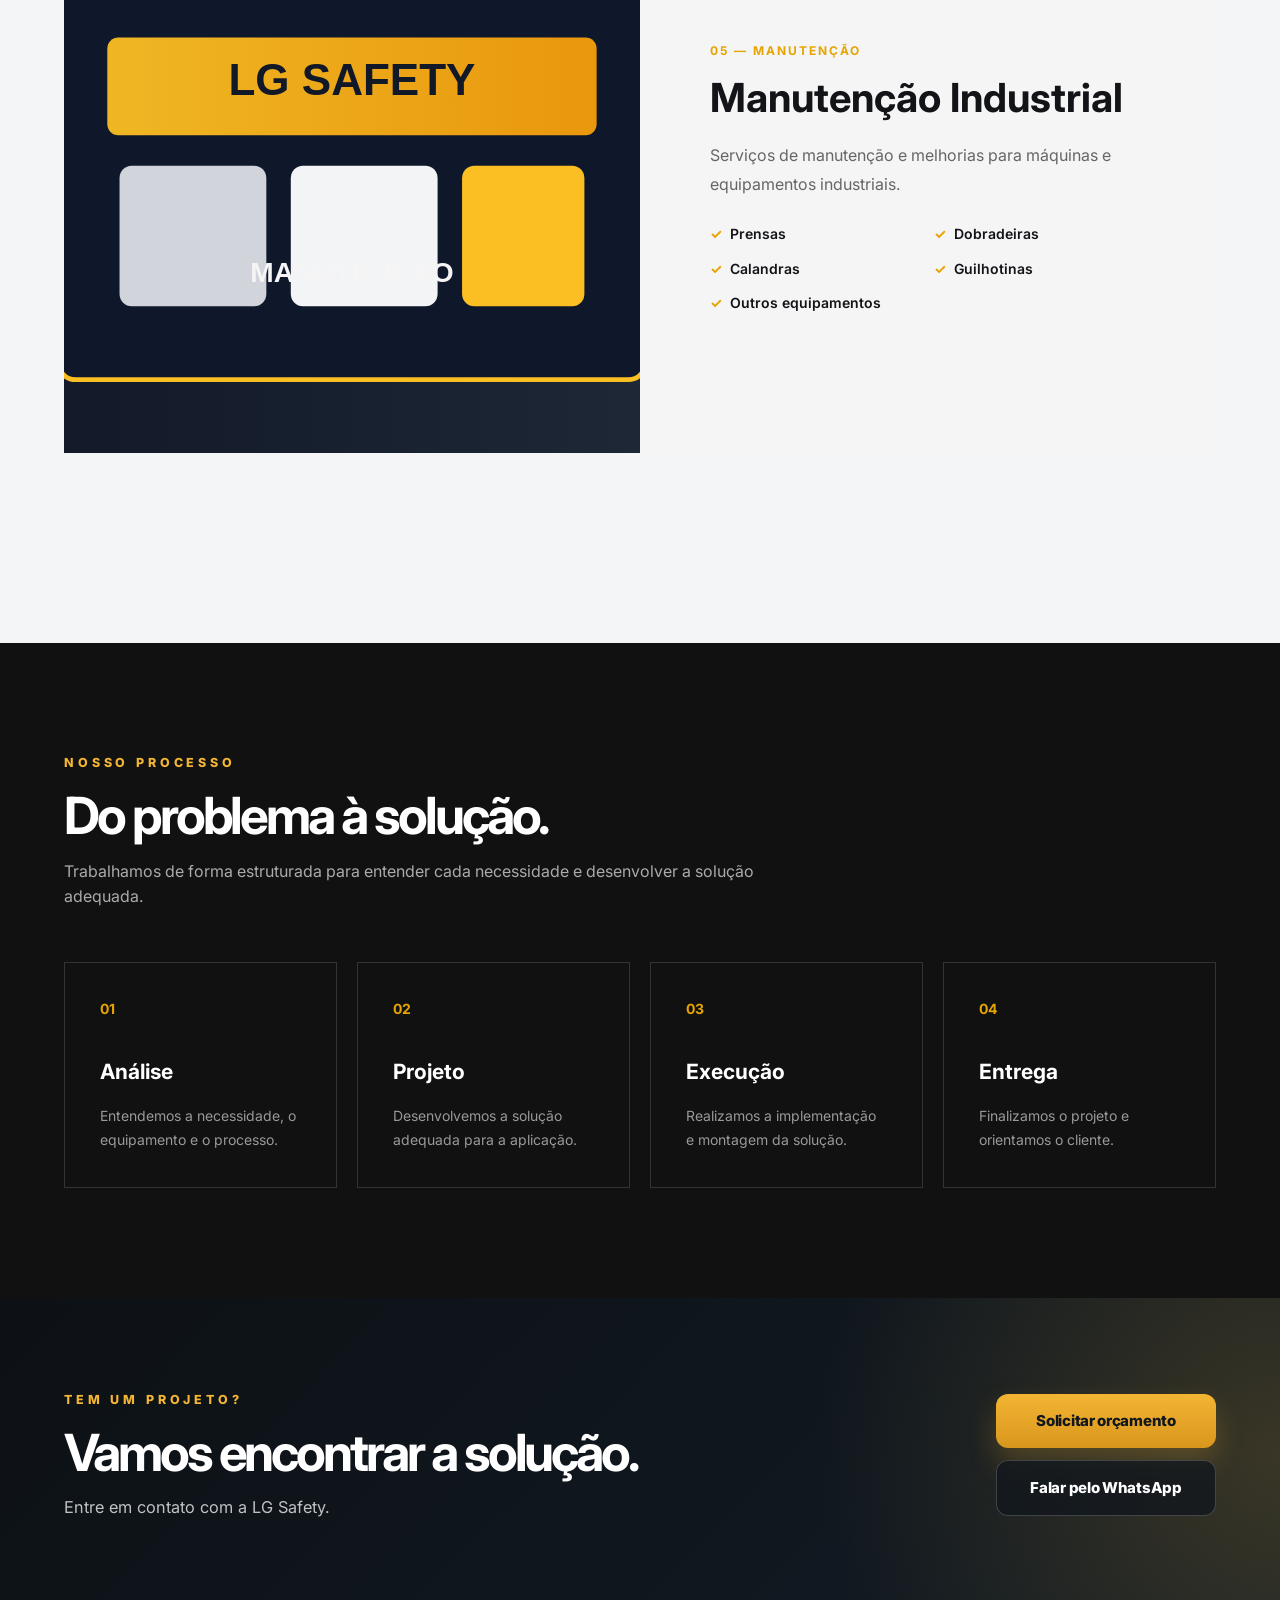
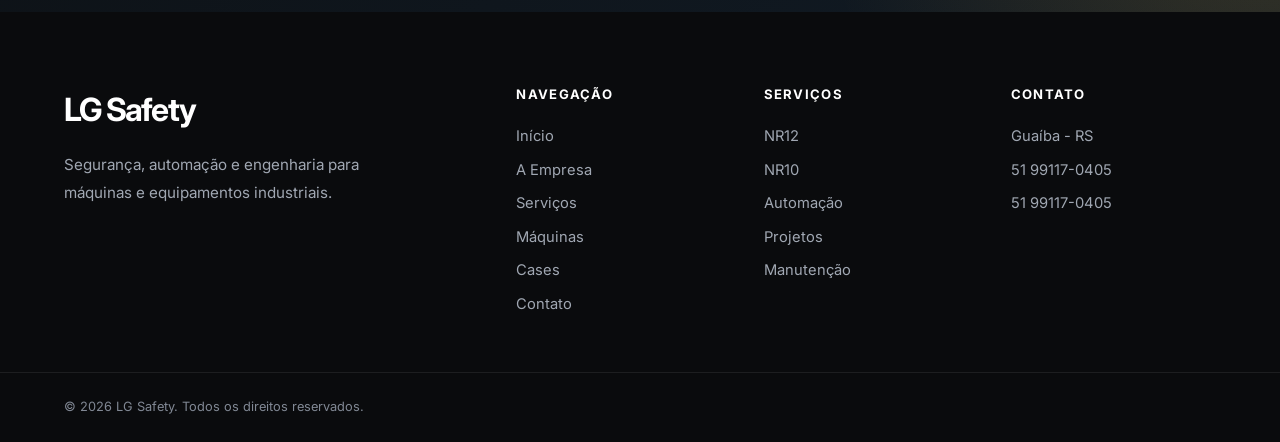
<file: serviço.html>
<!DOCTYPE html>
<html lang="pt-BR">

<head>

    <meta charset="UTF-8">

    <meta
        name="viewport"
        content="width=device-width, initial-scale=1.0"
    >

    <meta
        name="description"
        content="LG Safety: soluções em adequações NR12, NR10, automação industrial, projetos e manutenção."
    >

    <meta name="theme-color" content="#111111">

    <title>Serviços | LG Safety</title>

    <link
        rel="stylesheet"
        href="css/style.css"
    >

    <link
        rel="stylesheet"
        href="css/servicos.css"
    >

    <script>
        window.location.replace('servicos.html');
    </script>

</head>


<body>


    <!-- HEADER -->

    <header class="header">

        <div class="container">

            <a href="index.html" class="logo">
                LG Safety
            </a>


            <nav class="navbar">

                <a href="index.html">
                    Início
                </a>

                <a href="empresa.html">
                    A Empresa
                </a>

                <a href="servicos.html">
                    Serviços
                </a>

                <a href="maquinas.html">
                    Máquinas
                </a>

                <a href="cases.html">
                    Cases
                </a>

                <a href="contato.html">
                    Contato
                </a>

            </nav>


            <a
                href="contato.html"
                class="btn-header"
            >
                Solicitar orçamento
            </a>

        </div>

    </header>



    <main>


        <!-- HERO -->

        <section class="page-hero services-hero">

            <div class="container">

                <span>
                    NOSSOS SERVIÇOS
                </span>

                <h1>
                    Soluções para
                    segurança e automação.
                </h1>

                <p>
                    Projetos desenvolvidos para atender
                    às necessidades de máquinas e
                    equipamentos industriais.
                </p>

            </div>

        </section>



        <!-- INTRODUÇÃO -->

        <section class="services-intro">

            <div class="container services-intro-grid">


                <div>

                    <span class="section-label">
                        COMO PODEMOS AJUDAR
                    </span>

                    <h2>
                        Da análise à execução
                        do projeto.
                    </h2>

                </div>


                <div>

                    <p>
                        A LG Safety desenvolve soluções
                        para diferentes necessidades
                        industriais, desde projetos e
                        adequações até automação e
                        manutenção de máquinas.
                    </p>

                    <p>
                        Nosso trabalho busca combinar
                        segurança, eficiência e
                        confiabilidade em cada aplicação.
                    </p>

                </div>


            </div>

        </section>



        <!-- SERVIÇOS -->

        <section class="services-list">

            <div class="container">


                <!-- NR12 -->

                <article class="service-detail">

                    <div class="service-detail-image">

                        <img
                            src="assets/images/servicos/nr12.svg"
                            alt="Adequação NR12"
                        >

                    </div>


                    <div class="service-detail-content">

                        <span>
                            01 — SEGURANÇA
                        </span>

                        <h2>
                            Adequação NR12
                        </h2>

                        <p>
                            Desenvolvimento de soluções
                            para adequação de máquinas e
                            equipamentos aos requisitos
                            aplicáveis de segurança.
                        </p>

                        <ul>

                            <li>
                                Análise de riscos
                            </li>

                            <li>
                                Estudos do processo
                            </li>

                            <li>
                                Projetos de segurança
                            </li>

                            <li>
                                Adequações mecânicas
                            </li>

                            <li>
                                Adequações elétricas
                            </li>

                            <li>
                                Documentação técnica
                            </li>

                            <li>
                                Treinamentos
                            </li>

                        </ul>

                    </div>

                </article>



                <!-- NR10 -->

                <article class="service-detail reverse">

                    <div class="service-detail-image">

                        <img
                            src="assets/images/servicos/nr10.svg"
                            alt="Adequação NR10"
                        >

                    </div>


                    <div class="service-detail-content">

                        <span>
                            02 — SEGURANÇA
                        </span>

                        <h2>
                            Adequação NR10
                        </h2>

                        <p>
                            Projetos e soluções voltados
                            à segurança de instalações,
                            sistemas e componentes
                            elétricos.
                        </p>

                        <ul>

                            <li>
                                Projetos elétricos
                            </li>

                            <li>
                                Sistemas de proteção
                            </li>

                            <li>
                                Adequações de instalações
                            </li>

                            <li>
                                Documentação técnica
                            </li>

                        </ul>

                    </div>

                </article>



                <!-- PROJETOS -->

                <article class="service-detail">

                    <div class="service-detail-image">

                        <img
                            src="assets/images/servicos/projetos.svg"
                            alt="Projetos e montagem"
                        >

                    </div>


                    <div class="service-detail-content">

                        <span>
                            03 — ENGENHARIA
                        </span>

                        <h2>
                            Projetos e Montagem
                        </h2>

                        <p>
                            Desenvolvimento e execução
                            de projetos para máquinas,
                            equipamentos e sistemas
                            industriais.
                        </p>

                        <ul>

                            <li>
                                Projetos mecânicos
                            </li>

                            <li>
                                Projetos elétricos
                            </li>

                            <li>
                                Projetos de segurança
                            </li>

                            <li>
                                Montagem de painéis
                            </li>

                            <li>
                                Montagem de equipamentos
                            </li>

                        </ul>

                    </div>

                </article>



                <!-- AUTOMAÇÃO -->

                <article class="service-detail reverse">

                    <div class="service-detail-image">

                        <img
                            src="assets/images/servicos/automacao.svg"
                            alt="Automação industrial"
                        >

                    </div>


                    <div class="service-detail-content">

                        <span>
                            04 — TECNOLOGIA
                        </span>

                        <h2>
                            Automação Industrial
                        </h2>

                        <p>
                            Soluções para controle,
                            automação e modernização
                            de máquinas e processos.
                        </p>

                        <ul>

                            <li>
                                CLP
                            </li>

                            <li>
                                IHM
                            </li>

                            <li>
                                CNC
                            </li>

                            <li>
                                Sistemas de segurança
                            </li>

                            <li>
                                Modernização de máquinas
                            </li>

                        </ul>

                    </div>

                </article>



                <!-- MANUTENÇÃO -->

                <article class="service-detail">

                    <div class="service-detail-image">

                        <img
                            src="assets/images/servicos/manutencao.svg"
                            alt="Manutenção industrial"
                        >

                    </div>


                    <div class="service-detail-content">

                        <span>
                            05 — MANUTENÇÃO
                        </span>

                        <h2>
                            Manutenção Industrial
                        </h2>

                        <p>
                            Serviços de manutenção e
                            melhorias para máquinas e
                            equipamentos industriais.
                        </p>

                        <ul>

                            <li>
                                Prensas
                            </li>

                            <li>
                                Dobradeiras
                            </li>

                            <li>
                                Calandras
                            </li>

                            <li>
                                Guilhotinas
                            </li>

                            <li>
                                Outros equipamentos
                            </li>

                        </ul>

                    </div>

                </article>


            </div>

        </section>



        <!-- PROCESSO -->

        <section class="process">

            <div class="container">


                <div class="section-title">

                    <span>
                        NOSSO PROCESSO
                    </span>

                    <h2>
                        Do problema à solução.
                    </h2>

                    <p>
                        Trabalhamos de forma estruturada
                        para entender cada necessidade
                        e desenvolver a solução adequada.
                    </p>

                </div>


                <div class="process-grid">


                    <div class="process-step">

                        <span>
                            01
                        </span>

                        <h3>
                            Análise
                        </h3>

                        <p>
                            Entendemos a necessidade,
                            o equipamento e o processo.
                        </p>

                    </div>


                    <div class="process-step">

                        <span>
                            02
                        </span>

                        <h3>
                            Projeto
                        </h3>

                        <p>
                            Desenvolvemos a solução
                            adequada para a aplicação.
                        </p>

                    </div>


                    <div class="process-step">

                        <span>
                            03
                        </span>

                        <h3>
                            Execução
                        </h3>

                        <p>
                            Realizamos a implementação
                            e montagem da solução.
                        </p>

                    </div>


                    <div class="process-step">

                        <span>
                            04
                        </span>

                        <h3>
                            Entrega
                        </h3>

                        <p>
                            Finalizamos o projeto e
                            orientamos o cliente.
                        </p>

                    </div>


                </div>

            </div>

        </section>



        <!-- CTA -->

        <section class="cta">

            <div class="container cta-content">

                <div>

                    <span>
                        TEM UM PROJETO?
                    </span>

                    <h2>
                        Vamos encontrar
                        a solução.
                    </h2>

                    <p>
                        Entre em contato com a LG Safety.
                    </p>

                </div>


                <div class="cta-actions">

                    <a
                        href="contato.html"
                        class="btn-primary"
                    >
                        Solicitar orçamento
                    </a>

                    <a
                        href="https://wa.me/5551991170405"
                        target="_blank"
                        class="btn-whatsapp"
                    >
                        Falar pelo WhatsApp
                    </a>

                </div>

            </div>

        </section>


    </main>



    <!-- FOOTER -->

    <footer class="footer">

        <div class="container footer-grid">


            <div class="footer-brand">

                <h3>
                    LG SAFETY
                </h3>

                <p>
                    Segurança, automação e engenharia
                    para máquinas e equipamentos industriais.
                </p>

            </div>


            <div class="footer-column">

                <h4>
                    Navegação
                </h4>

                <a href="index.html">Início</a>
                <a href="empresa.html">A Empresa</a>
                <a href="servicos.html">Serviços</a>
                <a href="maquinas.html">Máquinas</a>
                <a href="cases.html">Cases</a>
                <a href="contato.html">Contato</a>

            </div>


            <div class="footer-column">

                <h4>
                    Serviços
                </h4>

                <a href="servicos.html#nr12">NR12</a>
                <a href="servicos.html#nr10">NR10</a>
                <a href="servicos.html#automacao">Automação</a>
                <a href="servicos.html#projetos">Projetos</a>
                <a href="servicos.html#manutencao">Manutenção</a>

            </div>


            <div class="footer-column">

                <h4>
                    Contato
                </h4>

                <span>Guaíba - RS</span>
                <span>51 99117-0405</span>
                <span>51 99117-0405</span>

            </div>


        </div>


        <div class="footer-bottom">

            <div class="container">

                <p>
                    © 2026 LG Safety. Todos os direitos reservados.
                </p>

            </div>

        </div>

    </footer>


</body>

</html>
</file>
<file: css/style.css>
@import url('https://fonts.googleapis.com/css2?family=Inter:wght@400;500;600;700;800;900&display=swap');

:root {
   --bg: #0b0d10;
   --bg-soft: #101827;
   --panel: #f7f7f8;
   --panel-strong: #eef2f5;
   --white: #ffffff;
   --text: #121417;
   --muted: #58606d;
   --line: #e7eaee;
   --primary: #f3b533;
   --primary-dark: #d9961d;
   --primary-soft: rgba(243, 181, 51, 0.12);
   --dark: #12171d;
   --shadow: 0 24px 60px rgba(12, 15, 19, 0.12);
}

* {
   margin: 0;
   padding: 0;
   box-sizing: border-box;
}

html {
   scroll-behavior: smooth;
   scroll-padding-top: 90px;
}

body {
   font-family: 'Inter', Arial, Helvetica, sans-serif;
   color: var(--text);
   background: #f4f5f7;
   line-height: 1.6;
}

section[id] {
   scroll-margin-top: 100px;
}

a {
   text-decoration: none;
   color: inherit;
}

img {
   max-width: 100%;
   display: block;
}

.container {
   width: min(1200px, 90%);
   margin: 0 auto;
}

.header {
   position: sticky;
   top: 0;
   z-index: 100;
   width: 100%;
   background: rgba(255, 255, 255, 0.88);
   backdrop-filter: blur(14px);
   border-bottom: 1px solid rgba(18, 23, 29, 0.08);
   box-shadow: 0 10px 30px rgba(17, 17, 17, 0.02);
}

.header .container {
   min-height: 82px;
   display: flex;
   align-items: center;
   justify-content: space-between;
   gap: 30px;
}

.logo {
   font-size: clamp(1.5rem, 2vw, 2.1rem);
   font-weight: 900;
   letter-spacing: -0.09em;
   color: var(--dark);
   text-transform: uppercase;
   transition: opacity 0.2s ease;
}

.logo:hover {
   opacity: 0.8;
}

.navbar {
   display: flex;
   align-items: center;
   gap: 28px;
}

.navbar a {
   position: relative;
   font-size: 0.9rem;
   font-weight: 600;
   color: var(--dark);
   transition: 0.25s ease;
}

.navbar a::after {
   content: '';
   position: absolute;
   left: 0;
   bottom: -9px;
   width: 100%;
   height: 2px;
   background: var(--primary);
   transform: scaleX(0);
   transform-origin: center;
   transition: transform 0.25s ease;
}

.navbar a:hover {
   color: var(--primary-dark);
}

.navbar a:hover::after {
   transform: scaleX(1);
}

.btn-header,
.btn-primary,
.btn-secondary,
.btn-secondary-dark,
.btn-whatsapp {
   display: inline-flex;
   align-items: center;
   justify-content: center;
   padding: 15px 24px;
   border-radius: 12px;
   font-size: 0.94rem;
   font-weight: 800;
   transition: all 0.25s ease;
   letter-spacing: -0.02em;
   text-transform: none;
}

.btn-header,
.btn-primary,
.btn-secondary,
.btn-secondary-dark,
.btn-whatsapp,
.logo {
   user-select: none;
}

.btn-header,
.btn-primary {
   background: linear-gradient(180deg, var(--primary) 0%, var(--primary-dark) 100%);
   color: var(--dark);
   box-shadow: 0 14px 28px rgba(243, 181, 51, 0.22);
}

.btn-header:hover,
.btn-primary:hover {
   transform: translateY(-2px);
   box-shadow: 0 18px 30px rgba(243, 181, 51, 0.3);
}

.btn-secondary,
.btn-secondary-dark,
.btn-whatsapp {
   border: 1px solid rgba(255, 255, 255, 0.18);
   background: rgba(18, 23, 29, 0.8);
   color: var(--white);
}

.btn-secondary:hover,
.btn-whatsapp:hover {
   background: var(--white);
   color: var(--dark);
}

.btn-secondary-dark {
   border-color: rgba(18, 23, 29, 0.18);
   background: rgba(18, 23, 29, 0.02);
   color: var(--dark);
}

.btn-secondary-dark:hover {
   background: var(--dark);
   color: var(--white);
}

.hero {
   min-height: 680px;
   background:
       radial-gradient(circle at top left, rgba(243, 181, 51, 0.12), transparent 30%),
       linear-gradient(135deg, #07090b 0%, #101417 100%);
   color: var(--white);
   display: flex;
   align-items: center;
   padding: 60px 0;
   position: relative;
   overflow: hidden;
}

.hero::before {
   content: '';
   position: absolute;
   inset: 0;
   background:
       linear-gradient(90deg, rgba(255,255,255,0.05), transparent 30%, transparent 65%, rgba(243,181,51,0.04)),
       linear-gradient(rgba(255,255,255,0.015) 1px, transparent 1px),
       linear-gradient(90deg, rgba(255,255,255,0.015) 1px, transparent 1px);
   background-size: auto, 34px 34px, 34px 34px;
   pointer-events: none;
}

.hero-content {
   position: relative;
   z-index: 1;
   display: grid;
   grid-template-columns: 1.1fr 0.9fr;
   align-items: center;
   gap: 60px;
}

.hero-subtitle,
.section-label,
.section-title span,
.case-category,
.cta-content span {
   display: block;
   color: var(--primary);
   font-size: 0.78rem;
   font-weight: 800;
   letter-spacing: 0.24rem;
   text-transform: uppercase;
}

.hero h1 {
   max-width: 650px;
   font-size: clamp(3.1rem, 5vw, 6rem);
   line-height: 0.94;
   letter-spacing: -0.08em;
   margin: 18px 0 24px;
}

.hero p {
   max-width: 560px;
   color: rgba(255, 255, 255, 0.74);
   font-size: 1.12rem;
   line-height: 1.75;
   margin-bottom: 24px;
}

.hero-trust {
   display: flex;
   align-items: center;
   flex-wrap: wrap;
   gap: 10px;
   margin-bottom: 30px;
}

.hero-trust span {
   display: inline-flex;
   align-items: center;
   padding: 8px 12px;
   border-radius: 999px;
   background: rgba(255, 255, 255, 0.04);
   border: 1px solid rgba(255, 255, 255, 0.12);
   color: rgba(255, 255, 255, 0.88);
   font-size: 0.72rem;
   font-weight: 700;
   letter-spacing: 0.08rem;
   text-transform: uppercase;
}

.hero-buttons {
   display: flex;
   align-items: center;
   gap: 16px;
   flex-wrap: wrap;
}

.hero-image {
   height: 480px;
   border-radius: 26px;
   overflow: hidden;
   background: linear-gradient(180deg, rgba(255,255,255,0.08), rgba(255,255,255,0.01));
   border: 1px solid rgba(255,255,255,0.14);
   box-shadow: var(--shadow);
}

.hero-image img {
   width: 100%;
   height: 100%;
   object-fit: cover;
}

.services,
.about,
.machines,
.cases,
.clients,
.cta {
   position: relative;
}

.services {
   padding: 110px 0 100px;
   background: #f7f7f8;
}

.section-title {
   max-width: 700px;
   margin-bottom: 52px;
}

.section-title h2,
.about-content h2,
.cta-content h2 {
   font-size: clamp(2.3rem, 4vw, 3.4rem);
   line-height: 1.1;
   letter-spacing: -0.06em;
   margin: 14px 0 16px;
}

.section-title p,
.about-content p,
.cta-content p,
.service-card p,
.machine-content p,
.case-content p {
   color: var(--muted);
}

.services-grid {
   display: grid;
   grid-template-columns: repeat(3, minmax(0, 1fr));
   gap: 24px;
}

.service-card {
   padding: 32px 28px 26px;
   background: var(--white);
   border: 1px solid var(--line);
   border-radius: 22px;
   transition: transform 0.25s ease, box-shadow 0.25s ease, border-color 0.25s ease;
   box-shadow: 0 10px 24px rgba(17, 17, 17, 0.02);
   display: flex;
   flex-direction: column;
   min-height: 100%;
   position: relative;
   overflow: hidden;
}

.service-card::before {
   content: '';
   position: absolute;
   inset: 0 auto auto 0;
   width: 100%;
   height: 4px;
   background: linear-gradient(90deg, var(--primary), rgba(243, 181, 51, 0.25));
}

.service-card:hover {
   transform: translateY(-8px);
   border-color: rgba(243, 181, 51, 0.6);
   box-shadow: var(--shadow);
}

.service-icon {
   width: 62px;
   height: 62px;
   display: grid;
   place-items: center;
   border-radius: 16px;
   background: linear-gradient(180deg, rgba(242, 181, 47, 0.16), rgba(242, 181, 47, 0.05));
   font-size: 2rem;
   margin-bottom: 24px;
}

.service-card h3 {
   font-size: 1.45rem;
   letter-spacing: -0.04em;
   margin-bottom: 12px;
}

.service-card p {
   font-size: 0.96rem;
   line-height: 1.8;
   margin-bottom: 22px;
}

.service-card a {
   color: var(--dark);
   font-size: 0.92rem;
   font-weight: 800;
   margin-top: auto;
}

.service-card a:hover {
   color: var(--primary-dark);
}

.stats {
   background: linear-gradient(180deg, #101417 0%, #111111 100%);
   color: var(--white);
   padding: 62px 0;
}

.stats-grid {
   display: grid;
   grid-template-columns: repeat(4, minmax(0, 1fr));
   gap: 24px;
}

.stat {
   text-align: center;
   padding: 16px 10px;
}

.stat strong {
   display: block;
   color: var(--primary);
   font-size: clamp(2rem, 3vw, 2.8rem);
   letter-spacing: -0.06em;
   margin-bottom: 10px;
}

.stat span {
   color: rgba(255, 255, 255, 0.7);
   font-size: 0.88rem;
}

.about {
   padding: 110px 0;
   background: #f4f5f7;
}

.about-grid {
   display: grid;
   grid-template-columns: 1fr 1fr;
   align-items: center;
   gap: 72px;
}

.about-image {
   height: 500px;
   border-radius: 28px;
   overflow: hidden;
   box-shadow: var(--shadow);
}

.about-image img {
   width: 100%;
   height: 100%;
   object-fit: cover;
}

.about-content {
   max-width: 550px;
}

.about-content p {
   font-size: 1.02rem;
   line-height: 1.9;
   margin-bottom: 18px;
}

.about-content .btn-primary {
   display: inline-block;
   margin-top: 16px;
}

.machines {
   padding: 110px 0;
   background: #eef0f2;
}

.machines-grid {
   display: grid;
   grid-template-columns: repeat(3, minmax(0, 1fr));
   gap: 24px;
}

.machine-card {
   background: var(--white);
   border: 1px solid var(--line);
   border-radius: 22px;
   overflow: hidden;
   transition: transform 0.25s ease, box-shadow 0.25s ease;
   box-shadow: 0 10px 24px rgba(17, 17, 17, 0.03);
}

.machine-card:hover {
   transform: translateY(-8px);
   box-shadow: var(--shadow);
}

.machine-card img {
   width: 100%;
   height: 240px;
   object-fit: cover;
   transition: transform 0.4s ease;
}

.machine-card:hover img {
   transform: scale(1.05);
}

.machine-content {
   padding: 24px 24px 26px;
}

.machine-content h3 {
   font-size: 1.4rem;
   letter-spacing: -0.04em;
   margin-bottom: 12px;
}

.machine-content a {
   font-size: 0.9rem;
   font-weight: 800;
   color: var(--dark);
}

.machine-content a:hover {
   color: var(--primary-dark);
}

.cases {
   padding: 110px 0;
   background: #ffffff;
}

.cases-grid {
   display: grid;
   grid-template-columns: repeat(3, minmax(0, 1fr));
   gap: 24px;
}

.case-card {
   background: var(--white);
   border: 1px solid var(--line);
   border-radius: 22px;
   overflow: hidden;
   transition: transform 0.25s ease, box-shadow 0.25s ease;
   display: flex;
   flex-direction: column;
}

.case-card:hover {
   transform: translateY(-8px);
   box-shadow: var(--shadow);
}

.case-image {
   height: 280px;
   overflow: hidden;
}

.case-image img {
   width: 100%;
   height: 100%;
   object-fit: cover;
   transition: transform 0.4s ease;
}

.case-card:hover .case-image img {
   transform: scale(1.05);
}

.case-content {
   padding: 28px 24px 26px;
   display: flex;
   flex-direction: column;
   flex: 1;
}

.case-category {
   font-size: 0.7rem;
   letter-spacing: 0.12rem;
   margin-bottom: 12px;
}

.case-content h3 {
   font-size: 1.6rem;
   letter-spacing: -0.05em;
   margin-bottom: 12px;
}

.case-content p {
   margin-bottom: 18px;
   line-height: 1.7;
}

.case-content a {
   font-size: 0.9rem;
   font-weight: 800;
   color: var(--dark);
   margin-top: auto;
}

.case-content a:hover {
   color: var(--primary-dark);
}

.cases-button {
   margin-top: 46px;
   text-align: center;
}

.clients {
   padding: 90px 0;
   background: #f3f4f6;
}

.clients-title {
   text-align: center;
   margin: 0 auto 50px;
}

.clients-grid {
   display: grid;
   grid-template-columns: repeat(6, minmax(0, 1fr));
   gap: 18px;
}

.client-logo {
   min-height: 100px;
   display: flex;
   align-items: center;
   justify-content: center;
   background: rgba(255, 255, 255, 0.78);
   border: 1px solid var(--line);
   border-radius: 18px;
   padding: 20px;
}

.client-logo span {
   color: #8a919d;
   font-size: 0.75rem;
   font-weight: 800;
   letter-spacing: 0.14rem;
   text-transform: uppercase;
   text-align: center;
}

.cta {
   padding: 92px 0;
   background: linear-gradient(135deg, #0d1115 0%, #111b25 100%);
   color: var(--white);
   position: relative;
   overflow: hidden;
}

.cta::before {
   content: '';
   position: absolute;
   inset: 0;
   background: radial-gradient(circle at right center, rgba(243, 181, 51, 0.18), transparent 36%);
   pointer-events: none;
}

.cta-content {
   display: flex;
   align-items: center;
   justify-content: space-between;
   gap: 50px;
   position: relative;
   z-index: 1;
}

.cta-content > div:first-child {
   max-width: 660px;
}

.cta-content span {
   margin-bottom: 14px;
}

.cta-content h2 {
   margin-bottom: 14px;
}

.cta-content p {
   color: rgba(255, 255, 255, 0.74);
   font-size: 1.02rem;
}

.cta-actions {
   display: flex;
   flex-direction: column;
   gap: 12px;
   min-width: 220px;
}

.cta-actions a {
   text-align: center;
}

.footer {
   background-color: #0a0b0d;
   color: var(--white);
   padding-top: 72px;
}

.footer-grid {
   display: grid;
   grid-template-columns: 2fr 1fr 1fr 1fr;
   gap: 42px;
   padding-bottom: 56px;
}

.footer-brand h3 {
   font-size: 2rem;
   letter-spacing: -0.06em;
   margin-bottom: 16px;
}

.footer-brand p {
   max-width: 320px;
   color: #a0a7b2;
   font-size: 0.95rem;
   line-height: 1.8;
}

.footer-column {
   display: flex;
   flex-direction: column;
   gap: 10px;
}

.footer-column h4 {
   font-size: 0.82rem;
   letter-spacing: 0.08rem;
   text-transform: uppercase;
   color: var(--white);
   margin-bottom: 10px;
}

.footer-column a,
.footer-column span {
   color: #a0a7b2;
   font-size: 0.92rem;
   transition: 0.2s ease;
}

.footer-column a:hover {
   color: var(--primary);
}

.footer-bottom {
   border-top: 1px solid rgba(255, 255, 255, 0.08);
   padding: 24px 0;
}

.footer-bottom p {
   color: #818894;
   font-size: 0.8rem;
}

@media (max-width: 900px) {
   .navbar {
       display: none;
   }

   .hero-content,
   .about-grid,
   .cta-content {
       grid-template-columns: 1fr;
       display: grid;
   }

   .hero {
       padding: 70px 0;
   }

   .services-grid,
   .machines-grid,
   .cases-grid,
   .clients-grid,
   .stats-grid {
       grid-template-columns: repeat(2, minmax(0, 1fr));
   }

   .cta-content {
       align-items: flex-start;
   }

   .footer-grid {
       grid-template-columns: repeat(2, minmax(0, 1fr));
   }
}

@media (max-width: 600px) {
   .header .container {
       min-height: 70px;
   }

   .btn-header {
       display: none;
   }

   .hero {
       min-height: auto;
       padding: 70px 0;
   }

   .hero h1 {
       font-size: 2.7rem;
   }

   .hero p {
       font-size: 1rem;
   }

   .hero-buttons {
       flex-direction: column;
       align-items: stretch;
   }

   .btn-primary,
   .btn-secondary,
   .btn-whatsapp,
   .btn-secondary-dark {
       width: 100%;
       text-align: center;
   }

   .hero-image {
       height: 300px;
   }

   .services,
   .about,
   .machines,
   .cases,
   .clients,
   .cta {
       padding-top: 70px;
       padding-bottom: 70px;
   }

   .services-grid,
   .machines-grid,
   .cases-grid,
   .clients-grid,
   .stats-grid,
   .footer-grid {
       grid-template-columns: 1fr;
   }

   .section-title h2,
   .about-content h2,
   .cta-content h2 {
       font-size: 2.2rem;
   }

   .about-image {
       height: 350px;
   }

}

/* =========================
   LOCALIZAÇÃO
========================= */

.location-section {
   padding: 110px 0;
   background: #f4f5f7;
}

.location-grid {
   display: grid;
   grid-template-columns: 1fr 1fr;
   gap: 60px;
   align-items: center;
   margin-top: 50px;
}

.location-info {
   background: var(--white);
   padding: 40px;
   border-radius: 8px;
   box-shadow: 0 2px 8px rgba(0, 0, 0, 0.08);
}

.location-info h3 {
   font-size: 28px;
   margin-bottom: 30px;
   color: var(--text);
}

.location-info p {
   margin-bottom: 25px;
   color: var(--muted);
   font-size: 15px;
   line-height: 1.8;
}

.location-info p strong {
   color: var(--text);
   display: block;
   margin-bottom: 8px;
   font-weight: 600;
}

.location-info a {
   color: var(--primary);
   font-weight: 600;
   transition: color 0.3s;
}

.location-info a:hover {
   color: var(--primary-dark);
}

.location-map {
   border-radius: 8px;
   overflow: hidden;
   box-shadow: 0 24px 60px rgba(12, 15, 19, 0.12);
}

.location-map iframe {
   width: 100%;
   height: 400px;
   display: block;
}

@media (max-width: 900px) {
   .location-grid {
       grid-template-columns: 1fr;
       gap: 40px;
   }

   .location-map iframe {
       height: 350px;
   }
}

@media (max-width: 600px) {
   .location-section {
       padding: 70px 0;
   }

   .location-info {
       padding: 30px;
   }

   .location-info h3 {
       font-size: 24px;
   }

   .location-map iframe {
       height: 300px;
   }
}
</file>
<file: css/cases.css>
/* =========================
   HERO
========================= */

.cases-hero {
    background-color: #111111;
}


/* =========================
   INTRO
========================= */

.cases-intro {
    padding: 100px 0;
}

.cases-intro-grid {
    display: grid;

    grid-template-columns: 1fr 1fr;

    gap: 80px;
}

.cases-intro-grid h2 {
    max-width: 550px;

    font-size: 42px;

    line-height: 1.15;

    margin-top: 15px;
}

.cases-intro-grid p {
    color: #666666;

    font-size: 16px;

    line-height: 1.8;

    margin-bottom: 18px;
}


/* =========================
   FILTROS
========================= */

.cases-catalog {
    padding: 20px 0 110px;
}

.cases-filters {
    display: flex;

    gap: 10px;

    margin-bottom: 60px;
}

.case-filter {
    padding: 11px 22px;

    border: 1px solid #dddddd;

    background: #ffffff;

    font-family: inherit;

    font-size: 13px;

    font-weight: 600;

    cursor: pointer;

    transition: 0.3s;
}

.case-filter:hover,
.case-filter.active {
    background: #111111;

    color: #ffffff;

    border-color: #111111;
}


/* =========================
   CASE
========================= */

.case-card {
    display: grid;

    grid-template-columns: 1.2fr 1fr;

    margin-bottom: 90px;

    background: #f5f5f5;

    overflow: hidden;
}

.case-card.reverse {
    grid-template-columns: 1fr 1.2fr;
}

.case-card.reverse .case-image {
    order: 2;
}

.case-card.reverse .case-content {
    order: 1;
}


/* IMAGEM */

.case-image {
    position: relative;

    min-height: 550px;

    overflow: hidden;
}

.case-image img {
    width: 100%;
    height: 100%;

    object-fit: cover;

    transition: 0.5s;
}

.case-card:hover .case-image img {
    transform: scale(1.04);
}

.case-number {
    position: absolute;

    top: 25px;

    left: 25px;

    display: flex;

    align-items: center;
    justify-content: center;

    width: 48px;
    height: 48px;

    background: #111111;

    color: #ffffff;

    font-size: 13px;

    font-weight: 700;
}


/* CONTEÚDO */

.case-content {
    display: flex;

    flex-direction: column;

    justify-content: center;

    padding: 70px;
}

.case-category {
    color: #e5a400;

    font-size: 12px;

    font-weight: 700;

    letter-spacing: 2px;

    margin-bottom: 18px;
}

.case-content h2 {
    max-width: 500px;

    font-size: 40px;

    line-height: 1.15;

    margin-bottom: 20px;
}

.case-content > p {
    max-width: 500px;

    color: #666666;

    font-size: 16px;

    line-height: 1.8;

    margin-bottom: 35px;
}


/* INFORMAÇÕES */

.case-info {
    display: flex;

    gap: 50px;

    margin-bottom: 35px;
}

.case-info div {
    display: flex;

    flex-direction: column;

    gap: 5px;
}

.case-info span {
    color: #999999;

    font-size: 10px;

    font-weight: 700;

    letter-spacing: 1px;
}

.case-info strong {
    font-size: 13px;
}


/* LINK */

.case-link {
    display: inline-flex;

    align-items: center;

    gap: 12px;

    color: #111111;

    font-size: 13px;

    font-weight: 700;

    text-decoration: none;

    transition: 0.3s;
}

.case-link span {
    font-size: 18px;

    transition: 0.3s;
}

.case-link:hover {
    color: #e5a400;
}

.case-link:hover span {
    transform: translateX(5px);
}


/* =========================
   NÚMEROS
========================= */

.cases-numbers {
    padding: 80px 0;

    background: #111111;

    color: #ffffff;
}

.numbers-grid {
    display: grid;

    grid-template-columns: repeat(4, 1fr);

    gap: 30px;
}

.number-item {
    display: flex;

    flex-direction: column;

    gap: 8px;

    padding: 20px;

    border-left: 1px solid #333333;
}

.number-item strong {
    font-size: 42px;
}

.number-item span {
    color: #999999;

    font-size: 11px;

    font-weight: 700;

    letter-spacing: 1px;
}


/* =========================
   RESPONSIVIDADE
========================= */

@media (max-width: 900px) {

    .cases-intro-grid {
        grid-template-columns: 1fr;

        gap: 30px;
    }

    .case-card,
    .case-card.reverse {
        grid-template-columns: 1fr;
    }

    .case-card.reverse .case-image,
    .case-card.reverse .case-content {
        order: initial;
    }

    .case-image {
        min-height: 400px;
    }

    .numbers-grid {
        grid-template-columns: repeat(2, 1fr);
    }

}


@media (max-width: 600px) {

    .cases-intro {
        padding: 70px 0;
    }

    .cases-intro-grid h2 {
        font-size: 34px;
    }

    .cases-filters {
        overflow-x: auto;

        padding-bottom: 10px;
    }

    .case-filter {
        flex-shrink: 0;
    }

    .case-card {
        margin-bottom: 50px;
    }

    .case-image {
        min-height: 300px;
    }

    .case-content {
        padding: 40px 25px;
    }

    .case-content h2 {
        font-size: 32px;
    }

    .case-info {
        flex-direction: column;

        gap: 20px;
    }

    .numbers-grid {
        grid-template-columns: 1fr;
    }

}
</file>
<file: css/empresa.css>
/* =========================
   HERO INTERNO
========================= */

.page-hero {
    min-height: 430px;

    display: flex;
    align-items: center;

    background-color: #111111;

    color: #ffffff;
}

.page-hero span {
    display: block;

    color: #e5a400;

    font-size: 13px;
    font-weight: 700;

    letter-spacing: 2px;

    margin-bottom: 18px;
}

.page-hero h1 {
    max-width: 700px;

    font-size: 58px;

    line-height: 1.05;

    margin-bottom: 20px;
}

.page-hero p {
    color: #cccccc;

    font-size: 18px;
}


/* =========================
   HISTÓRIA
========================= */

.company-history {
    padding: 110px 0;
}

.company-grid {
    display: grid;

    grid-template-columns: 1fr 1fr;

    align-items: center;

    gap: 70px;
}

.company-image {
    height: 520px;

    overflow: hidden;
}

.company-image img {
    width: 100%;
    height: 100%;

    object-fit: cover;
}

.company-text {
    max-width: 560px;
}

.company-text h2 {
    font-size: 42px;

    line-height: 1.15;

    margin-bottom: 25px;
}

.company-text p {
    color: #666666;

    font-size: 16px;

    line-height: 1.8;

    margin-bottom: 18px;
}


/* =========================
   EXPERIÊNCIA
========================= */

.company-experience {
    padding: 110px 0;

    background-color: #f5f5f5;
}

.experience-grid {
    display: grid;

    grid-template-columns: repeat(4, 1fr);

    gap: 20px;
}

.experience-card {
    padding: 35px;

    background-color: #ffffff;

    border: 1px solid #e5e5e5;
}

.experience-number {
    color: #e5a400;

    font-size: 14px;

    font-weight: 700;

    margin-bottom: 35px;
}

.experience-card h3 {
    font-size: 21px;

    margin-bottom: 15px;
}

.experience-card p {
    color: #666666;

    font-size: 14px;

    line-height: 1.7;
}


/* =========================
   DIFERENCIAIS
========================= */

.company-differentials {
    padding: 110px 0;
}

.company-differentials-grid {
    display: grid;

    grid-template-columns: 1fr 1fr;

    gap: 100px;

    align-items: center;
}

.company-differentials-grid h2 {
    max-width: 500px;

    font-size: 42px;

    line-height: 1.15;

    margin: 15px 0 20px;
}

.company-differentials-grid > div:first-child p {
    max-width: 500px;

    color: #666666;

    font-size: 16px;

    line-height: 1.8;
}

.differentials-list {
    display: flex;

    flex-direction: column;

    gap: 25px;
}

.differential {
    display: flex;

    gap: 20px;

    padding-bottom: 25px;

    border-bottom: 1px solid #e5e5e5;
}

.differential strong {
    color: #e5a400;

    font-size: 22px;
}

.differential h3 {
    font-size: 18px;

    margin-bottom: 7px;
}

.differential p {
    color: #666666;

    font-size: 14px;
}


/* =========================
   RESPONSIVIDADE
========================= */

@media (max-width: 900px) {

    .page-hero h1 {
        font-size: 45px;
    }

    .company-grid {
        grid-template-columns: 1fr;

        gap: 50px;
    }

    .experience-grid {
        grid-template-columns: repeat(2, 1fr);
    }

    .company-differentials-grid {
        grid-template-columns: 1fr;

        gap: 50px;
    }

}


@media (max-width: 600px) {

    .page-hero {
        min-height: 350px;
    }

    .page-hero h1 {
        font-size: 38px;
    }

    .page-hero p {
        font-size: 16px;
    }

    .company-history,
    .company-experience,
    .company-differentials {
        padding: 70px 0;
    }

    .company-image {
        height: 350px;
    }

    .company-text h2,
    .company-differentials-grid h2 {
        font-size: 34px;
    }

    .experience-grid {
        grid-template-columns: 1fr;
    }

}
</file>
<file: css/maquinas.css>
/* =========================
   HERO
========================= */

.machines-hero {
    background-color: #111111;
}


/* =========================
   INTRO
========================= */

.machines-intro {
    padding: 100px 0;
}

.machines-intro-grid {
    display: grid;

    grid-template-columns: 1fr 1fr;

    gap: 80px;

    align-items: start;
}

.machines-intro-grid h2 {
    max-width: 550px;

    font-size: 42px;

    line-height: 1.15;

    margin-top: 15px;
}

.machines-intro-grid p {
    color: #666666;

    font-size: 16px;

    line-height: 1.8;

    margin-bottom: 18px;
}


/* =========================
   CATÁLOGO
========================= */

.machine-catalog {
    padding: 20px 0 110px;
}


/* CATEGORIAS */

.machine-categories {
    display: flex;

    flex-wrap: wrap;

    gap: 10px;

    margin-bottom: 45px;
}

.category-button {
    padding: 11px 20px;

    border: 1px solid #dddddd;

    background-color: #ffffff;

    color: #555555;

    font-family: inherit;

    font-size: 13px;

    font-weight: 600;

    cursor: pointer;

    transition: 0.3s;
}

.category-button:hover,
.category-button.active {
    background-color: #111111;

    border-color: #111111;

    color: #ffffff;
}


/* GRID */

.machine-grid {
    display: grid;

    grid-template-columns: repeat(3, 1fr);

    gap: 25px;
}


/* CARD */

.machine-item {
    background-color: #ffffff;

    border: 1px solid #e5e5e5;

    overflow: hidden;

    transition: 0.3s;
}

.machine-item:hover {
    transform: translateY(-5px);

    box-shadow: 0 15px 35px rgba(0, 0, 0, 0.08);
}

.machine-item-image {
    height: 250px;

    overflow: hidden;
}

.machine-item-image img {
    width: 100%;
    height: 100%;

    object-fit: cover;

    transition: 0.4s;
}

.machine-item:hover
.machine-item-image img {
    transform: scale(1.05);
}

.machine-item-content {
    padding: 25px;
}

.machine-item-content > span {
    display: block;

    color: #e5a400;

    font-size: 11px;

    font-weight: 700;

    letter-spacing: 1.5px;

    margin-bottom: 10px;
}

.machine-item-content h3 {
    font-size: 21px;

    margin-bottom: 12px;
}

.machine-item-content p {
    color: #666666;

    font-size: 14px;

    line-height: 1.7;
}


/* =========================
   NÃO ENCONTROU
========================= */

.machine-question {
    padding: 80px 0;

    background-color: #f5f5f5;
}

.machine-question-content {
    display: flex;

    align-items: center;
    justify-content: space-between;

    gap: 50px;
}

.machine-question-content > div {
    max-width: 650px;
}

.machine-question-content span {
    display: block;

    color: #e5a400;

    font-size: 12px;

    font-weight: 700;

    letter-spacing: 2px;

    margin-bottom: 15px;
}

.machine-question-content h2 {
    font-size: 38px;

    line-height: 1.2;

    margin-bottom: 15px;
}

.machine-question-content p {
    color: #666666;

    font-size: 16px;

    line-height: 1.7;
}


/* =========================
   RESPONSIVIDADE
========================= */

@media (max-width: 900px) {

    .machines-intro-grid {
        grid-template-columns: 1fr;

        gap: 30px;
    }

    .machine-grid {
        grid-template-columns: repeat(2, 1fr);
    }

    .machine-question-content {
        flex-direction: column;

        align-items: flex-start;
    }

}


@media (max-width: 600px) {

    .machines-intro {
        padding: 70px 0;
    }

    .machines-intro-grid h2 {
        font-size: 34px;
    }

    .machine-grid {
        grid-template-columns: 1fr;
    }

    .machine-categories {
        overflow-x: auto;

        flex-wrap: nowrap;

        padding-bottom: 10px;
    }

    .category-button {
        flex-shrink: 0;
    }

    .machine-question {
        padding: 70px 0;
    }

    .machine-question-content h2 {
        font-size: 32px;
    }

}
</file>
<file: css/servicos.css>
/* =========================
   HERO
========================= */

.services-hero {
    background-color: #111111;
}


/* =========================
   INTRODUÇÃO
========================= */

.services-intro {
    padding: 100px 0;
}

.services-intro-grid {
    display: grid;

    grid-template-columns: 1fr 1fr;

    gap: 80px;

    align-items: start;
}

.services-intro-grid h2 {
    max-width: 550px;

    font-size: 42px;

    line-height: 1.15;

    margin-top: 15px;
}

.services-intro-grid p {
    color: #666666;

    font-size: 16px;

    line-height: 1.8;

    margin-bottom: 18px;
}


/* =========================
   SERVIÇOS DETALHADOS
========================= */

.services-list {
    padding: 30px 0 110px;
}

.service-detail {
    display: grid;

    grid-template-columns: 1fr 1fr;

    min-height: 550px;

    margin-bottom: 80px;

    background-color: #f5f5f5;
}

.service-detail.reverse {
    direction: rtl;
}

.service-detail.reverse
.service-detail-content {
    direction: ltr;
}

.service-detail-image {
    min-height: 550px;

    overflow: hidden;
}

.service-detail-image img {
    width: 100%;
    height: 100%;

    object-fit: cover;

    transition: 0.4s;
}

.service-detail:hover
.service-detail-image img {
    transform: scale(1.03);
}

.service-detail-content {
    display: flex;

    flex-direction: column;

    justify-content: center;

    padding: 70px;
}

.service-detail-content > span {
    color: #e5a400;

    font-size: 12px;

    font-weight: 700;

    letter-spacing: 2px;

    margin-bottom: 15px;
}

.service-detail-content h2 {
    font-size: 40px;

    line-height: 1.15;

    margin-bottom: 20px;
}

.service-detail-content p {
    max-width: 500px;

    color: #666666;

    font-size: 16px;

    line-height: 1.8;

    margin-bottom: 25px;
}

.service-detail-content ul {
    display: grid;

    grid-template-columns: 1fr 1fr;

    gap: 12px;

    list-style: none;
}

.service-detail-content li {
    position: relative;

    padding-left: 20px;

    font-size: 14px;

    font-weight: 600;
}

.service-detail-content li::before {
    content: "✓";

    position: absolute;

    left: 0;

    color: #e5a400;

    font-weight: 700;
}


/* =========================
   PROCESSO
========================= */

.process {
    padding: 110px 0;

    background-color: #111111;

    color: #ffffff;
}

.process .section-title p {
    color: #aaaaaa;
}

.process-grid {
    display: grid;

    grid-template-columns: repeat(4, 1fr);

    gap: 20px;
}

.process-step {
    padding: 35px;

    border: 1px solid #333333;
}

.process-step > span {
    display: block;

    color: #e5a400;

    font-size: 14px;

    font-weight: 700;

    margin-bottom: 35px;
}

.process-step h3 {
    font-size: 21px;

    margin-bottom: 15px;
}

.process-step p {
    color: #999999;

    font-size: 14px;

    line-height: 1.7;
}


/* =========================
   RESPONSIVIDADE
========================= */

@media (max-width: 900px) {

    .services-intro-grid {
        grid-template-columns: 1fr;

        gap: 30px;
    }

    .service-detail {
        grid-template-columns: 1fr;
    }

    .service-detail.reverse {
        direction: ltr;
    }

    .service-detail-image {
        min-height: 400px;
    }

    .process-grid {
        grid-template-columns: repeat(2, 1fr);
    }

}


@media (max-width: 600px) {

    .services-intro {
        padding: 70px 0;
    }

    .services-intro-grid h2 {
        font-size: 34px;
    }

    .service-detail {
        margin-bottom: 50px;
    }

    .service-detail-image {
        min-height: 300px;
    }

    .service-detail-content {
        padding: 40px 25px;
    }

    .service-detail-content h2 {
        font-size: 32px;
    }

    .service-detail-content ul {
        grid-template-columns: 1fr;
    }

    .process {
        padding: 70px 0;
    }

    .process-grid {
        grid-template-columns: 1fr;
    }

}
</file>
